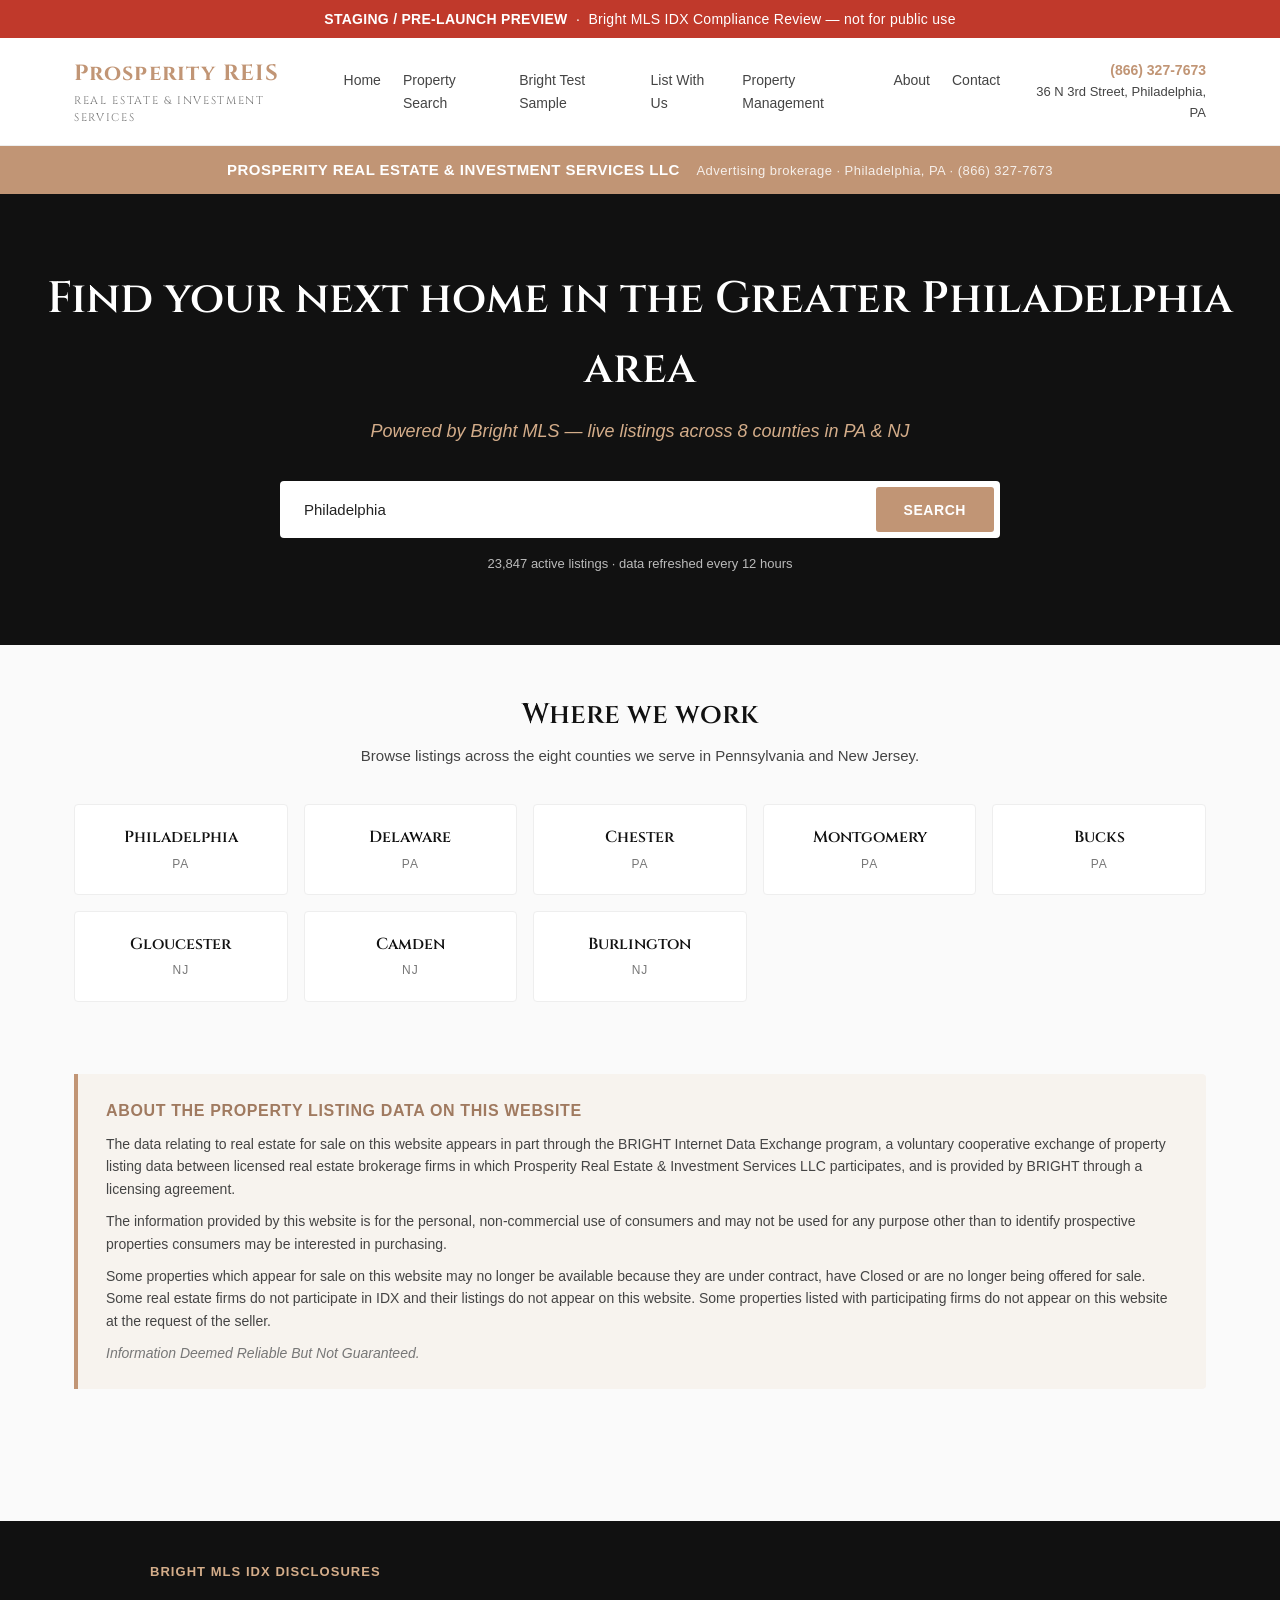
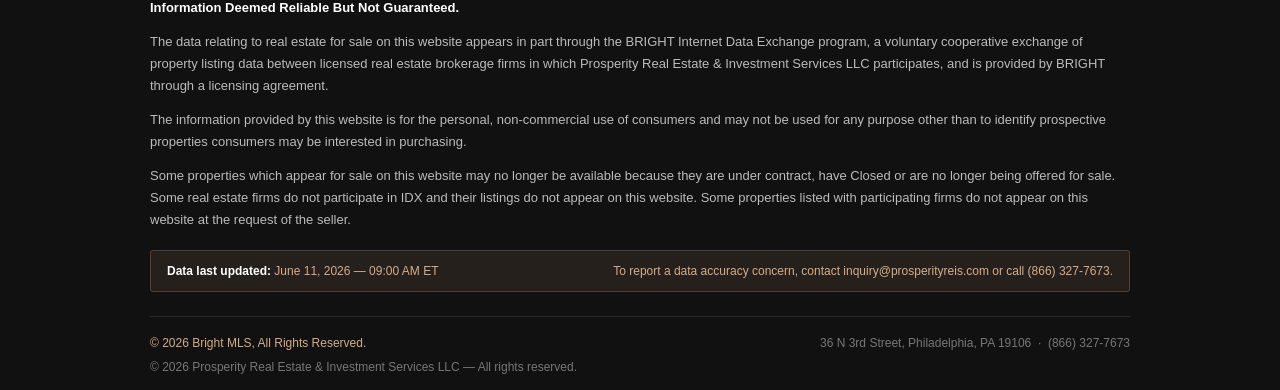
<file: index.html>
<!DOCTYPE html>
<html lang="en">
<head>
  <meta charset="UTF-8" />
  <meta name="viewport" content="width=device-width, initial-scale=1.0" />
  <meta name="robots" content="noindex, nofollow" />
  <title>Prosperity REIS — IDX Property Search | Staging Preview</title>
  <link rel="preconnect" href="https://fonts.googleapis.com" />
  <link rel="preconnect" href="https://fonts.gstatic.com" crossorigin />
  <link href="https://fonts.googleapis.com/css2?family=Cinzel:wght@400;600;700&display=swap" rel="stylesheet" />
  <link rel="stylesheet" href="assets/style.css" />
</head>
<body>
  <!-- Pre-launch staging banner -->
  <div class="staging-banner">
    <strong>STAGING / PRE-LAUNCH PREVIEW</strong> &nbsp;&middot;&nbsp; Bright MLS IDX Compliance Review &mdash; not for public use
  </div>

  <!-- Site header -->
  <header class="site">
    <div class="inner">
      <div class="brand">
        <div class="brand-mark">
          Prosperity REIS
          <span class="sub">Real Estate &amp; Investment Services</span>
        </div>
      </div>
      <nav>
        <ul>
          <li><a href="index.html">Home</a></li>
          <li><a href="property-search/">Property Search</a></li>
          <li><a href="search.html">Bright Test Sample</a></li>
          <li><a href="#">List With Us</a></li>
          <li><a href="#">Property Management</a></li>
          <li><a href="#">About</a></li>
          <li><a href="#">Contact</a></li>
        </ul>
      </nav>
      <div class="contact">
        <strong>(866) 327-7673</strong><br />
        36 N 3rd Street, Philadelphia, PA
      </div>
    </div>
  </header>

  <!-- Advertising brokerage prominence (Section 4(i)) -->
  <div class="brokerage-attribution">
    PROSPERITY REAL ESTATE &amp; INVESTMENT SERVICES LLC
    <span>Advertising brokerage &middot; Philadelphia, PA &middot; (866) 327-7673</span>
  </div>

  <!-- Hero -->
  <section class="hero">
    <h1>Find your next home in the Greater Philadelphia area</h1>
    <p class="tagline">Powered by Bright MLS &mdash; live listings across 8 counties in PA &amp; NJ</p>
    <form class="search-box" action="search.html" method="get">
      <input type="text" name="q" placeholder="Enter address, ZIP, or county" value="Philadelphia" />
      <button type="submit">Search</button>
    </form>
    <p class="search-meta">23,847 active listings &middot; data refreshed every 12 hours</p>
  </section>

  <!-- Counties -->
  <section class="section">
    <h2>Where we work</h2>
    <p class="lede">Browse listings across the eight counties we serve in Pennsylvania and New Jersey.</p>
    <div class="county-grid">
      <a class="county-tile" href="search.html?county=philadelphia"><div class="name">Philadelphia</div><div class="state">PA</div></a>
      <a class="county-tile" href="search.html?county=delaware"><div class="name">Delaware</div><div class="state">PA</div></a>
      <a class="county-tile" href="search.html?county=chester"><div class="name">Chester</div><div class="state">PA</div></a>
      <a class="county-tile" href="search.html?county=montgomery"><div class="name">Montgomery</div><div class="state">PA</div></a>
      <a class="county-tile" href="search.html?county=bucks"><div class="name">Bucks</div><div class="state">PA</div></a>
      <a class="county-tile" href="search.html?county=gloucester"><div class="name">Gloucester</div><div class="state">NJ</div></a>
      <a class="county-tile" href="search.html?county=camden"><div class="name">Camden</div><div class="state">NJ</div></a>
      <a class="county-tile" href="search.html?county=burlington"><div class="name">Burlington</div><div class="state">NJ</div></a>
    </div>
  </section>

  <!-- IDX nature & non-commercial use disclosure -->
  <section class="section" style="padding-top: 0;">
    <div class="idx-explainer">
      <h3>About the property listing data on this website</h3>
      <p>The data relating to real estate for sale on this website appears in part through the BRIGHT Internet Data Exchange program, a voluntary cooperative exchange of property listing data between licensed real estate brokerage firms in which Prosperity Real Estate &amp; Investment Services LLC participates, and is provided by BRIGHT through a licensing agreement.</p>
      <p>The information provided by this website is for the personal, non-commercial use of consumers and may not be used for any purpose other than to identify prospective properties consumers may be interested in purchasing.</p>
      <p>Some properties which appear for sale on this website may no longer be available because they are under contract, have Closed or are no longer being offered for sale. Some real estate firms do not participate in IDX and their listings do not appear on this website. Some properties listed with participating firms do not appear on this website at the request of the seller.</p>
      <p style="font-style: italic; color: var(--grey-2);">Information Deemed Reliable But Not Guaranteed.</p>
    </div>
  </section>

  <!-- IDX Disclosures Footer -->
  <footer class="idx-disclosures">
    <div class="inner">
      <h3>Bright MLS IDX Disclosures</h3>

      <p><strong style="color:#fff;">Information Deemed Reliable But Not Guaranteed.</strong></p>

      <p>The data relating to real estate for sale on this website appears in part through the BRIGHT Internet Data Exchange program, a voluntary cooperative exchange of property listing data between licensed real estate brokerage firms in which Prosperity Real Estate &amp; Investment Services LLC participates, and is provided by BRIGHT through a licensing agreement.</p>

      <p>The information provided by this website is for the personal, non-commercial use of consumers and may not be used for any purpose other than to identify prospective properties consumers may be interested in purchasing.</p>

      <p>Some properties which appear for sale on this website may no longer be available because they are under contract, have Closed or are no longer being offered for sale. Some real estate firms do not participate in IDX and their listings do not appear on this website. Some properties listed with participating firms do not appear on this website at the request of the seller.</p>

      <div class="updated">
        <span><strong>Data last updated:</strong> <span id="lastUpdated">June 11, 2026 &mdash; 09:00 AM ET</span></span>
        <span>To report a data accuracy concern, contact <a href="mailto:inquiry&#64;prosperityreis.com" style="color: var(--copper-light);">inquiry&#64;prosperityreis.com</a> or call (866) 327-7673.</span>
      </div>

      <div class="footer-row">
        <div class="copyright-block">
          <span class="bright-copyright">&copy; 2026 Bright MLS, All Rights Reserved.</span>
          <span>&copy; 2026 Prosperity Real Estate &amp; Investment Services LLC &mdash; All rights reserved.</span>
        </div>
        <div>
          36 N 3rd Street, Philadelphia, PA 19106 &nbsp;&middot;&nbsp; (866) 327-7673
        </div>
      </div>
    </div>
  </footer>

  <script>
    // Stamp the "Data last updated" with a real timestamp (refresh-on-load demo)
    (function(){
      var el = document.getElementById('lastUpdated');
      if (!el) return;
      var d = new Date();
      var months = ['January','February','March','April','May','June','July','August','September','October','November','December'];
      var h = d.getHours();
      var ampm = h >= 12 ? 'PM' : 'AM';
</file>
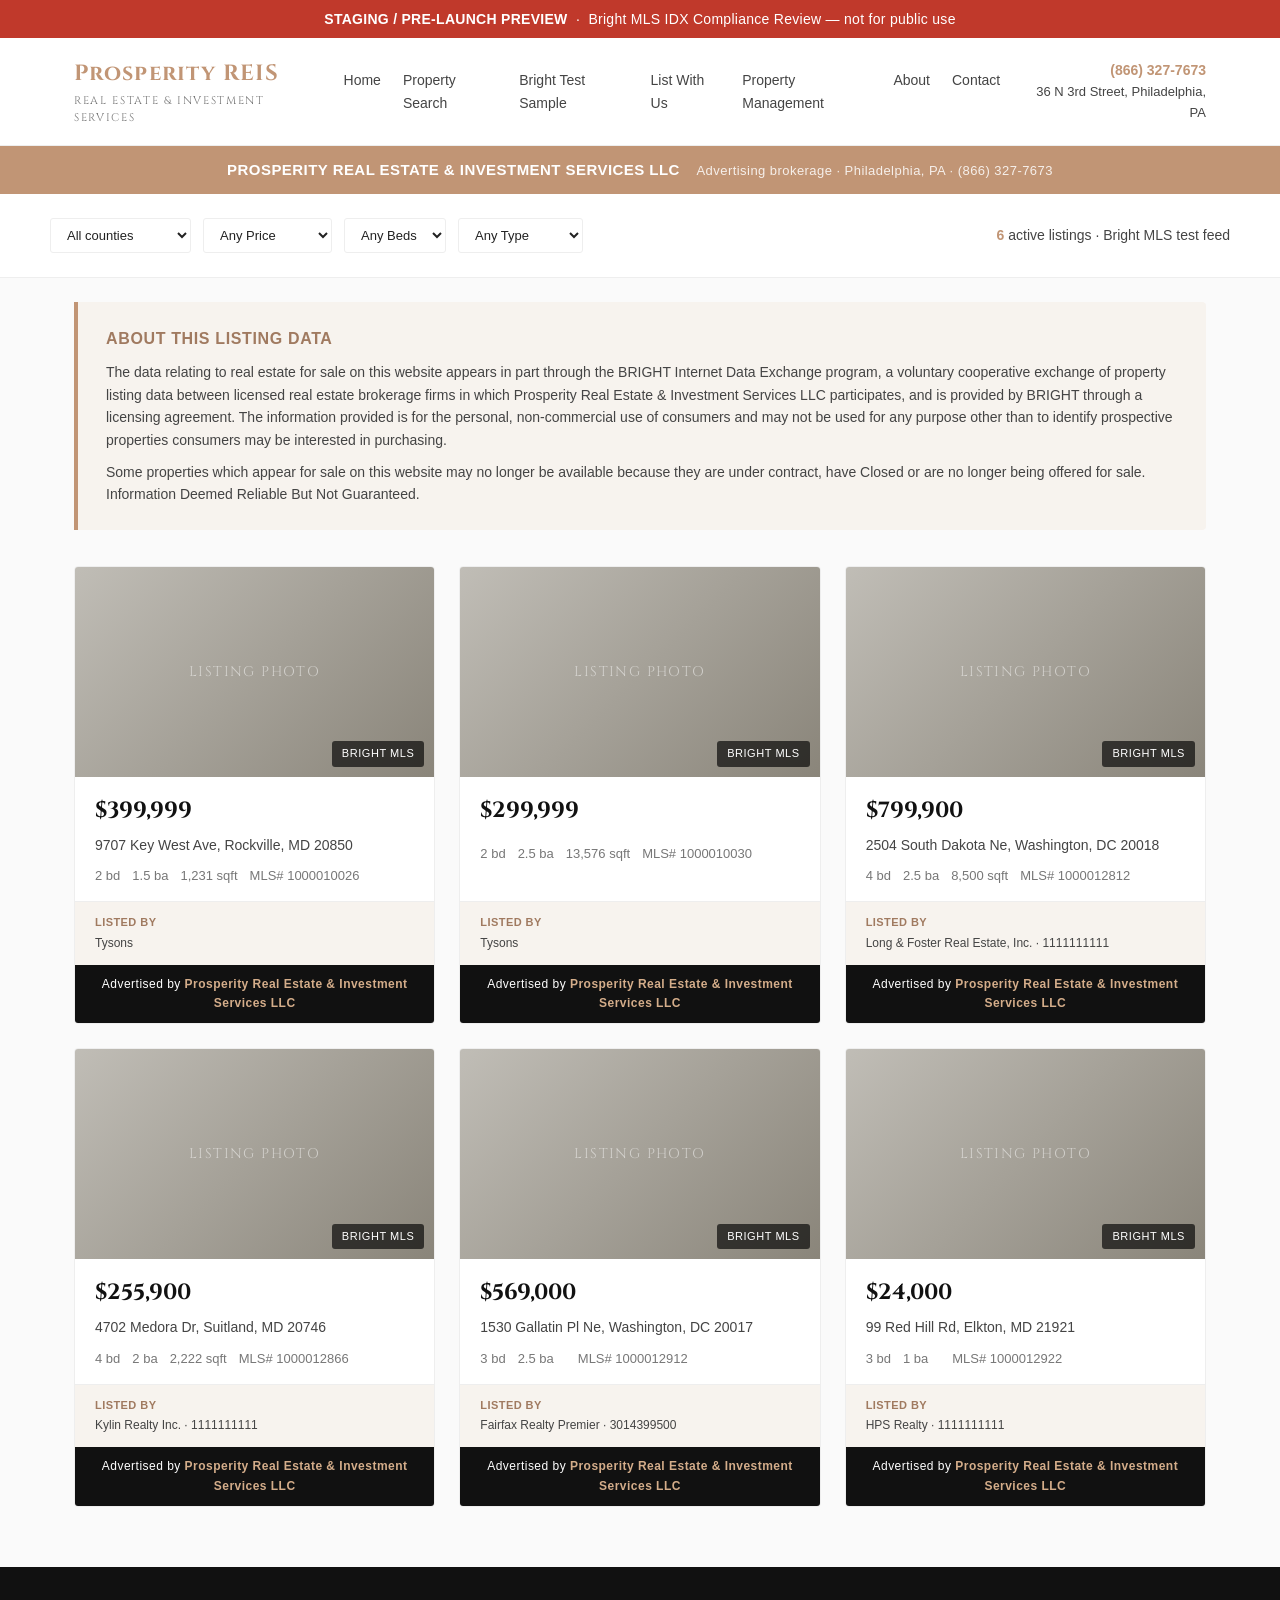
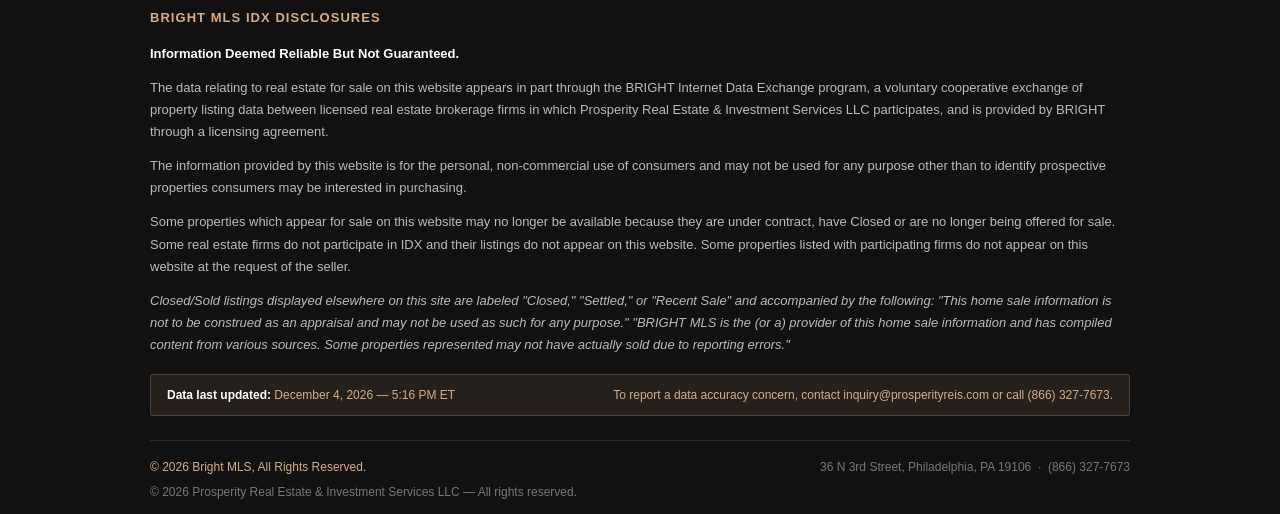
<file: search.html>
<!DOCTYPE html>
<html lang="en">
<head>
  <meta charset="UTF-8" />
  <meta name="viewport" content="width=device-width, initial-scale=1.0" />
  <meta name="robots" content="noindex, nofollow" />
  <title>Property Search &mdash; Bright MLS IDX | Prosperity REIS (Staging)</title>
  <link rel="preconnect" href="https://fonts.googleapis.com" />
  <link rel="preconnect" href="https://fonts.gstatic.com" crossorigin />
  <link href="https://fonts.googleapis.com/css2?family=Cinzel:wght@400;600;700&display=swap" rel="stylesheet" />
  <link rel="stylesheet" href="assets/style.css" />
</head>
<body>
  <div class="staging-banner">
    <strong>STAGING / PRE-LAUNCH PREVIEW</strong> &nbsp;&middot;&nbsp; Bright MLS IDX Compliance Review &mdash; not for public use
  </div>

  <header class="site">
    <div class="inner">
      <div class="brand">
        <div class="brand-mark">
          Prosperity REIS
          <span class="sub">Real Estate &amp; Investment Services</span>
        </div>
      </div>
      <nav>
        <ul>
          <li><a href="index.html">Home</a></li>
          <li><a href="property-search/">Property Search</a></li>
          <li><a href="search.html">Bright Test Sample</a></li>
          <li><a href="#">List With Us</a></li>
          <li><a href="#">Property Management</a></li>
          <li><a href="#">About</a></li>
          <li><a href="#">Contact</a></li>
        </ul>
      </nav>
      <div class="contact">
        <strong>(866) 327-7673</strong><br />
        36 N 3rd Street, Philadelphia, PA
      </div>
    </div>
  </header>

  <div class="brokerage-attribution">
    PROSPERITY REAL ESTATE &amp; INVESTMENT SERVICES LLC
    <span>Advertising brokerage &middot; Philadelphia, PA &middot; (866) 327-7673</span>
  </div>

  <div class="search-header">
    <div class="inner">
      <div class="filters">
        <select><option>All counties</option><option>Philadelphia, PA</option><option>Delaware, PA</option><option>Chester, PA</option><option>Montgomery, PA</option><option>Bucks, PA</option><option>Gloucester, NJ</option><option>Camden, NJ</option><option>Burlington, NJ</option></select>
        <select><option>Any Price</option><option>$200k - $400k</option><option>$400k - $600k</option><option>$600k+</option></select>
        <select><option>Any Beds</option><option>1+</option><option>2+</option><option>3+</option><option>4+</option></select>
        <select><option>Any Type</option><option>Single Family</option><option>Condo</option><option>Townhome</option><option>Multi-Family</option></select>
      </div>
      <div class="result-count">
        <strong>6</strong> active listings &middot; Bright MLS test feed
      </div>
    </div>
  </div>

  <div style="max-width:1180px;margin:24px auto 0;padding:0 24px;">
    <div class="idx-explainer">
      <h3>About this listing data</h3>
      <p>The data relating to real estate for sale on this website appears in part through the BRIGHT Internet Data Exchange program, a voluntary cooperative exchange of property listing data between licensed real estate brokerage firms in which Prosperity Real Estate &amp; Investment Services LLC participates, and is provided by BRIGHT through a licensing agreement. The information provided is for the personal, non-commercial use of consumers and may not be used for any purpose other than to identify prospective properties consumers may be interested in purchasing.</p>
      <p>Some properties which appear for sale on this website may no longer be available because they are under contract, have Closed or are no longer being offered for sale. Information Deemed Reliable But Not Guaranteed.</p>
    </div>
  </div>

  <div class="listing-grid">

    <a class="listing-card" href="listing/1000010026.html">
      <div class="photo-wrap">
        Listing Photo
        <span class="mls-watermark">Bright MLS</span>
      </div>
      <div class="price">$399,999</div>
      <div class="address">9707 Key West Ave, Rockville, MD 20850</div>
      <div class="specs"><span>2 bd</span><span>1.5 ba</span><span>1,231 sqft</span><span>MLS# 1000010026</span></div>
      <div class="listing-broker">
        <div class="label">Listed by</div>
        Tysons
      </div>
      <div class="ad-broker">Advertised by <strong>Prosperity Real Estate &amp; Investment Services LLC</strong></div>
    </a>

    <a class="listing-card" href="listing/1000010030.html">
      <div class="photo-wrap">
        Listing Photo
        <span class="mls-watermark">Bright MLS</span>
      </div>
      <div class="price">$299,999</div>
      <div class="address"></div>
      <div class="specs"><span>2 bd</span><span>2.5 ba</span><span>13,576 sqft</span><span>MLS# 1000010030</span></div>
      <div class="listing-broker">
        <div class="label">Listed by</div>
        Tysons
      </div>
      <div class="ad-broker">Advertised by <strong>Prosperity Real Estate &amp; Investment Services LLC</strong></div>
    </a>

    <a class="listing-card" href="listing/1000012812.html">
      <div class="photo-wrap">
        Listing Photo
        <span class="mls-watermark">Bright MLS</span>
      </div>
      <div class="price">$799,900</div>
      <div class="address">2504 South Dakota Ne, Washington, DC 20018</div>
      <div class="specs"><span>4 bd</span><span>2.5 ba</span><span>8,500 sqft</span><span>MLS# 1000012812</span></div>
      <div class="listing-broker">
        <div class="label">Listed by</div>
        Long &amp; Foster Real Estate, Inc. &middot; 1111111111
      </div>
      <div class="ad-broker">Advertised by <strong>Prosperity Real Estate &amp; Investment Services LLC</strong></div>
    </a>

    <a class="listing-card" href="listing/1000012866.html">
      <div class="photo-wrap">
        Listing Photo
        <span class="mls-watermark">Bright MLS</span>
      </div>
      <div class="price">$255,900</div>
      <div class="address">4702 Medora Dr, Suitland, MD 20746</div>
      <div class="specs"><span>4 bd</span><span>2 ba</span><span>2,222 sqft</span><span>MLS# 1000012866</span></div>
      <div class="listing-broker">
        <div class="label">Listed by</div>
        Kylin Realty Inc. &middot; 1111111111
      </div>
      <div class="ad-broker">Advertised by <strong>Prosperity Real Estate &amp; Investment Services LLC</strong></div>
    </a>

    <a class="listing-card" href="listing/1000012912.html">
      <div class="photo-wrap">
        Listing Photo
        <span class="mls-watermark">Bright MLS</span>
      </div>
      <div class="price">$569,000</div>
      <div class="address">1530 Gallatin Pl Ne, Washington, DC 20017</div>
      <div class="specs"><span>3 bd</span><span>2.5 ba</span><span></span><span>MLS# 1000012912</span></div>
      <div class="listing-broker">
        <div class="label">Listed by</div>
        Fairfax Realty Premier &middot; 3014399500
      </div>
      <div class="ad-broker">Advertised by <strong>Prosperity Real Estate &amp; Investment Services LLC</strong></div>
    </a>

    <a class="listing-card" href="listing/1000012922.html">
      <div class="photo-wrap">
        Listing Photo
        <span class="mls-watermark">Bright MLS</span>
      </div>
      <div class="price">$24,000</div>
      <div class="address">99 Red Hill Rd, Elkton, MD 21921</div>
      <div class="specs"><span>3 bd</span><span>1 ba</span><span></span><span>MLS# 1000012922</span></div>
      <div class="listing-broker">
        <div class="label">Listed by</div>
        HPS Realty &middot; 1111111111
      </div>
      <div class="ad-broker">Advertised by <strong>Prosperity Real Estate &amp; Investment Services LLC</strong></div>
    </a>

  </div>

  <footer class="idx-disclosures">
    <div class="inner">
      <h3>Bright MLS IDX Disclosures</h3>

      <p><strong style="color:#fff;">Information Deemed Reliable But Not Guaranteed.</strong></p>

      <p>The data relating to real estate for sale on this website appears in part through the BRIGHT Internet Data Exchange program, a voluntary cooperative exchange of property listing data between licensed real estate brokerage firms in which Prosperity Real Estate &amp; Investment Services LLC participates, and is provided by BRIGHT through a licensing agreement.</p>

      <p>The information provided by this website is for the personal, non-commercial use of consumers and may not be used for any purpose other than to identify prospective properties consumers may be interested in purchasing.</p>

      <p>Some properties which appear for sale on this website may no longer be available because they are under contract, have Closed or are no longer being offered for sale. Some real estate firms do not participate in IDX and their listings do not appear on this website. Some properties listed with participating firms do not appear on this website at the request of the seller.</p>

      <p style="font-style: italic; color: var(--grey-3);">Closed/Sold listings displayed elsewhere on this site are labeled "Closed," "Settled," or "Recent Sale" and accompanied by the following: "This home sale information is not to be construed as an appraisal and may not be used as such for any purpose." "BRIGHT MLS is the (or a) provider of this home sale information and has compiled content from various sources. Some properties represented may not have actually sold due to reporting errors."</p>

      <div class="updated">
        <span><strong>Data last updated:</strong> <span id="lastUpdated">June 12, 2026 &mdash; 05:00 PM ET</span></span>
        <span>To report a data accuracy concern, contact <a href="mailto:inquiry&#64;prosperityreis.com" style="color: var(--copper-light);">inquiry&#64;prosperityreis.com</a> or call (866) 327-7673.</span>
      </div>

      <div class="footer-row">
        <div class="copyright-block">
          <span class="bright-copyright">&copy; 2026 Bright MLS, All Rights Reserved.</span>
          <span>&copy; 2026 Prosperity Real Estate &amp; Investment Services LLC &mdash; All rights reserved.</span>
        </div>
        <div>
          36 N 3rd Street, Philadelphia, PA 19106 &nbsp;&middot;&nbsp; (866) 327-7673
        </div>
      </div>
    </div>
  </footer>

  <script>
    (function(){
      var el = document.getElementById('lastUpdated');
      if (!el) return;
      var d = new Date();
      var months = ['January','February','March','April','May','June','July','August','September','October','November','December'];
      var h = d.getHours();
      var ampm = h >= 12 ? 'PM' : 'AM';
      h = h % 12 || 12;
      var mins = String(d.getMinutes()).padStart(2, '0');
      el.textContent = months[d.getMonth()] + ' ' + d.getDate() + ', ' + d.getFullYear() + ' — ' + h + ':' + mins + ' ' + ampm + ' ET';
    })();
  </script>
</body>
</html>
</file>
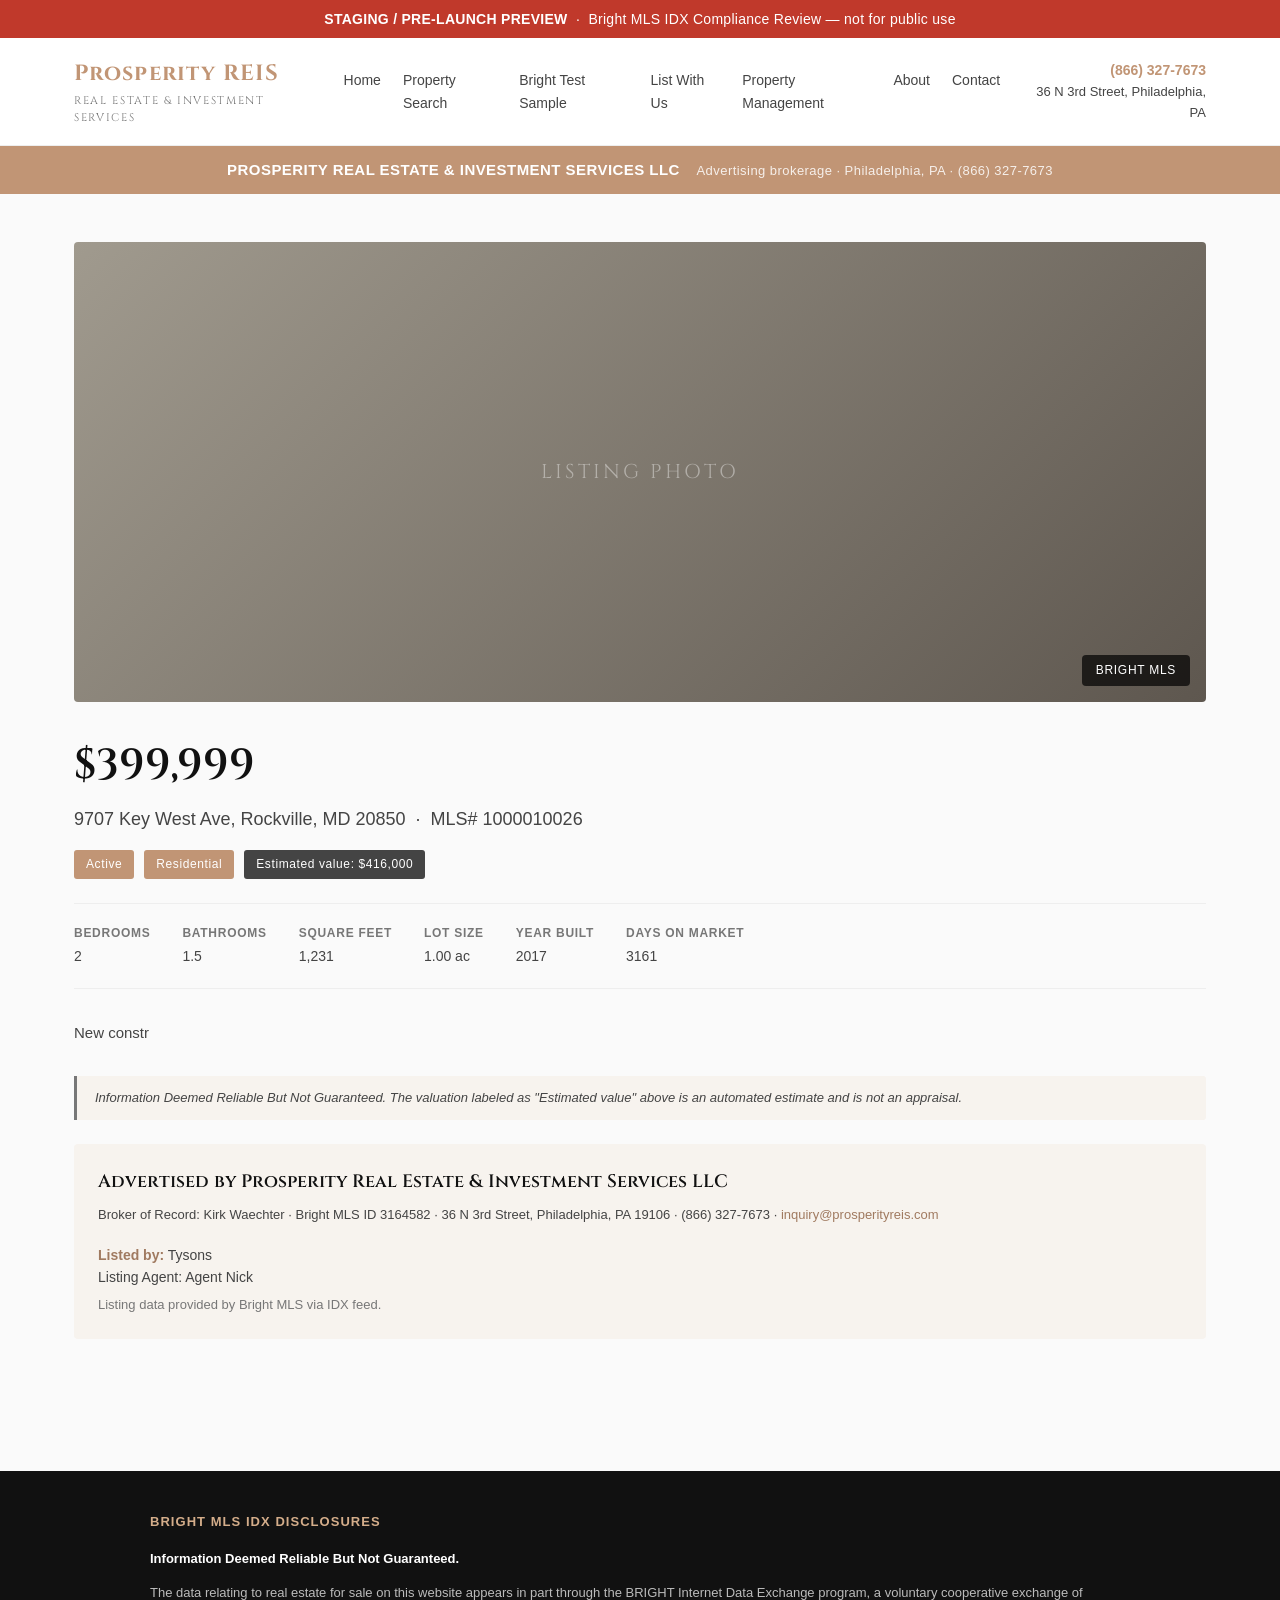
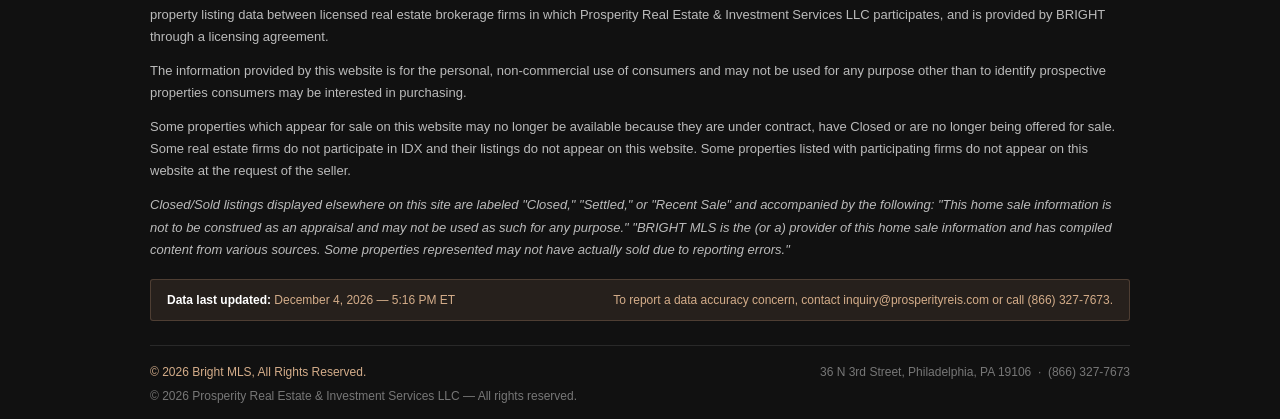
<file: listing/1000010026.html>
<!DOCTYPE html>
<html lang="en">
<head>
  <meta charset="UTF-8" />
  <meta name="viewport" content="width=device-width, initial-scale=1.0" />
  <meta name="robots" content="noindex, nofollow" />
  <title>9707 Key West Ave, Rockville, MD 20850 &mdash; Prosperity REIS (Staging)</title>
  <link rel="preconnect" href="https://fonts.googleapis.com" />
  <link rel="preconnect" href="https://fonts.gstatic.com" crossorigin />
  <link href="https://fonts.googleapis.com/css2?family=Cinzel:wght@400;600;700&display=swap" rel="stylesheet" />
  <link rel="stylesheet" href="../assets/style.css" />
</head>
<body>
  <div class="staging-banner">
    <strong>STAGING / PRE-LAUNCH PREVIEW</strong> &nbsp;&middot;&nbsp; Bright MLS IDX Compliance Review &mdash; not for public use
  </div>

  <header class="site">
    <div class="inner">
      <div class="brand">
        <div class="brand-mark">
          Prosperity REIS
          <span class="sub">Real Estate &amp; Investment Services</span>
        </div>
      </div>
      <nav>
        <ul>
          <li><a href="../index.html">Home</a></li>
          <li><a href="../property-search/">Property Search</a></li>
          <li><a href="../search.html">Bright Test Sample</a></li>
          <li><a href="#">List With Us</a></li>
          <li><a href="#">Property Management</a></li>
          <li><a href="#">About</a></li>
          <li><a href="#">Contact</a></li>
        </ul>
      </nav>
      <div class="contact">
        <strong>(866) 327-7673</strong><br />
        36 N 3rd Street, Philadelphia, PA
      </div>
    </div>
  </header>

  <div class="brokerage-attribution">
    PROSPERITY REAL ESTATE &amp; INVESTMENT SERVICES LLC
    <span>Advertising brokerage &middot; Philadelphia, PA &middot; (866) 327-7673</span>
  </div>

  <section class="listing-detail">
    <div class="photo-hero">
      Listing Photo
      <span class="mls-watermark">Bright MLS</span>
    </div>

    <h1 class="price">$399,999</h1>
    <p class="address">9707 Key West Ave, Rockville, MD 20850 &nbsp;&middot;&nbsp; MLS# 1000010026</p>

    <div class="badges">
      <span class="badge">Active</span>
      <span class="badge">Residential</span>
      <span class="badge estimate">Estimated value: $416,000</span>
    </div>

    <div class="specs-row">
      <div class="spec"><strong>Bedrooms</strong>2</div>
      <div class="spec"><strong>Bathrooms</strong>1.5</div>
      <div class="spec"><strong>Square Feet</strong>1,231</div>
      <div class="spec"><strong>Lot Size</strong>1.00 ac</div>
      <div class="spec"><strong>Year Built</strong>2017</div>
      <div class="spec"><strong>Days on Market</strong>3161</div>
    </div>

    <div class="description">
      <p>New constr</p>
    </div>

    <div class="accuracy-inline">
      Information Deemed Reliable But Not Guaranteed. The valuation labeled as "Estimated value" above is an automated estimate and is not an appraisal.
    </div>

    <div class="attribution-block">
      <div class="ad-broker">Advertised by Prosperity Real Estate &amp; Investment Services LLC</div>
      <div class="ad-broker-detail">
        Broker of Record: Kirk Waechter &middot; Bright MLS ID 3164582 &middot;
        36 N 3rd Street, Philadelphia, PA 19106 &middot; (866) 327-7673 &middot;
        <a href="mailto:inquiry&#64;prosperityreis.com">inquiry&#64;prosperityreis.com</a>
      </div>

      <div class="listing-broker">
        <strong>Listed by:</strong> Tysons<br />
        Listing Agent: Agent Nick
        <div class="agent-line">Listing data provided by Bright MLS via IDX feed.</div>
      </div>
    </div>
  </section>

  <footer class="idx-disclosures">
    <div class="inner">
      <h3>Bright MLS IDX Disclosures</h3>

      <p><strong style="color:#fff;">Information Deemed Reliable But Not Guaranteed.</strong></p>

      <p>The data relating to real estate for sale on this website appears in part through the BRIGHT Internet Data Exchange program, a voluntary cooperative exchange of property listing data between licensed real estate brokerage firms in which Prosperity Real Estate &amp; Investment Services LLC participates, and is provided by BRIGHT through a licensing agreement.</p>

      <p>The information provided by this website is for the personal, non-commercial use of consumers and may not be used for any purpose other than to identify prospective properties consumers may be interested in purchasing.</p>

      <p>Some properties which appear for sale on this website may no longer be available because they are under contract, have Closed or are no longer being offered for sale. Some real estate firms do not participate in IDX and their listings do not appear on this website. Some properties listed with participating firms do not appear on this website at the request of the seller.</p>

      <p style="font-style: italic; color: var(--grey-3);">Closed/Sold listings displayed elsewhere on this site are labeled "Closed," "Settled," or "Recent Sale" and accompanied by the following: "This home sale information is not to be construed as an appraisal and may not be used as such for any purpose." "BRIGHT MLS is the (or a) provider of this home sale information and has compiled content from various sources. Some properties represented may not have actually sold due to reporting errors."</p>

      <div class="updated">
        <span><strong>Data last updated:</strong> <span id="lastUpdated">June 12, 2026 &mdash; 05:00 PM ET</span></span>
        <span>To report a data accuracy concern, contact <a href="mailto:inquiry&#64;prosperityreis.com" style="color: var(--copper-light);">inquiry&#64;prosperityreis.com</a> or call (866) 327-7673.</span>
      </div>

      <div class="footer-row">
        <div class="copyright-block">
          <span class="bright-copyright">&copy; 2026 Bright MLS, All Rights Reserved.</span>
          <span>&copy; 2026 Prosperity Real Estate &amp; Investment Services LLC &mdash; All rights reserved.</span>
        </div>
        <div>
          36 N 3rd Street, Philadelphia, PA 19106 &nbsp;&middot;&nbsp; (866) 327-7673
        </div>
      </div>
    </div>
  </footer>

  <script>
    (function(){
      var el = document.getElementById('lastUpdated');
      if (!el) return;
      var d = new Date();
      var months = ['January','February','March','April','May','June','July','August','September','October','November','December'];
      var h = d.getHours();
      var ampm = h >= 12 ? 'PM' : 'AM';
      h = h % 12 || 12;
      var mins = String(d.getMinutes()).padStart(2, '0');
      el.textContent = months[d.getMonth()] + ' ' + d.getDate() + ', ' + d.getFullYear() + ' — ' + h + ':' + mins + ' ' + ampm + ' ET';
    })();
  </script>
</body>
</html>
</file>
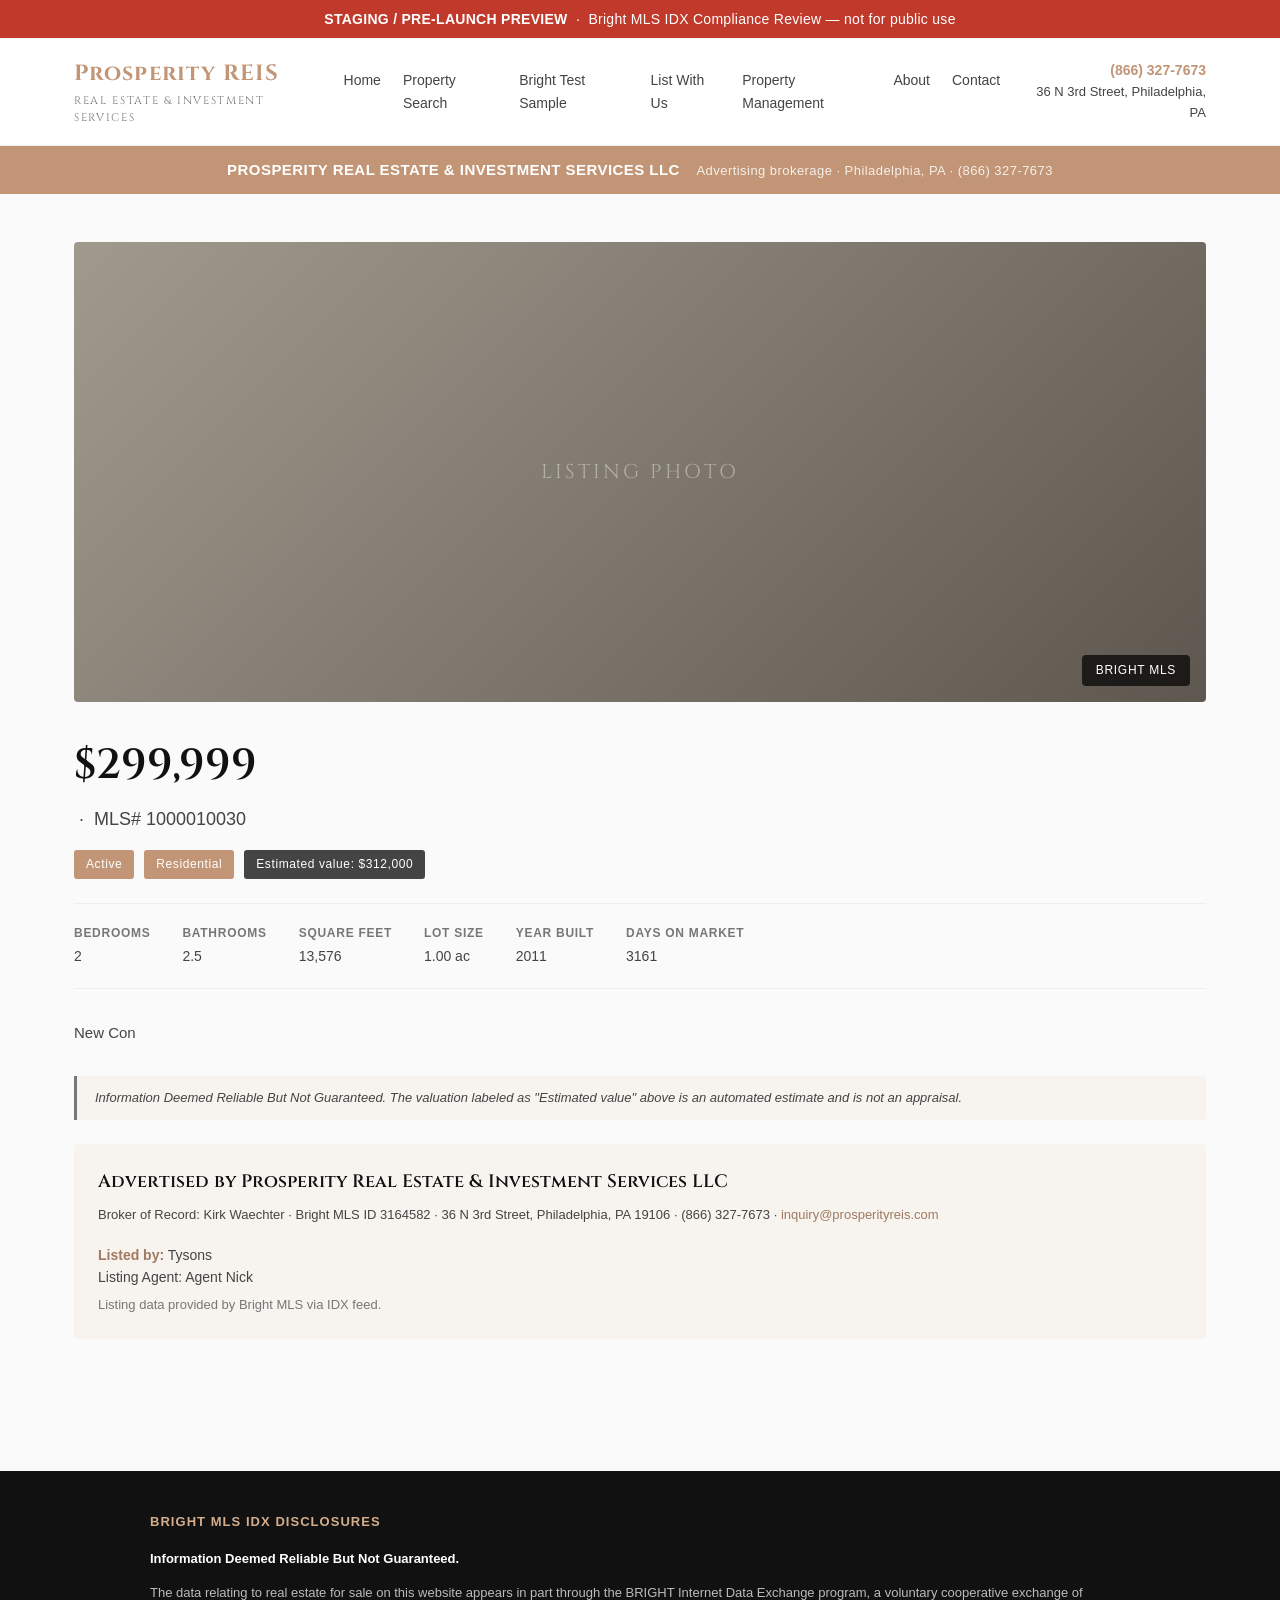
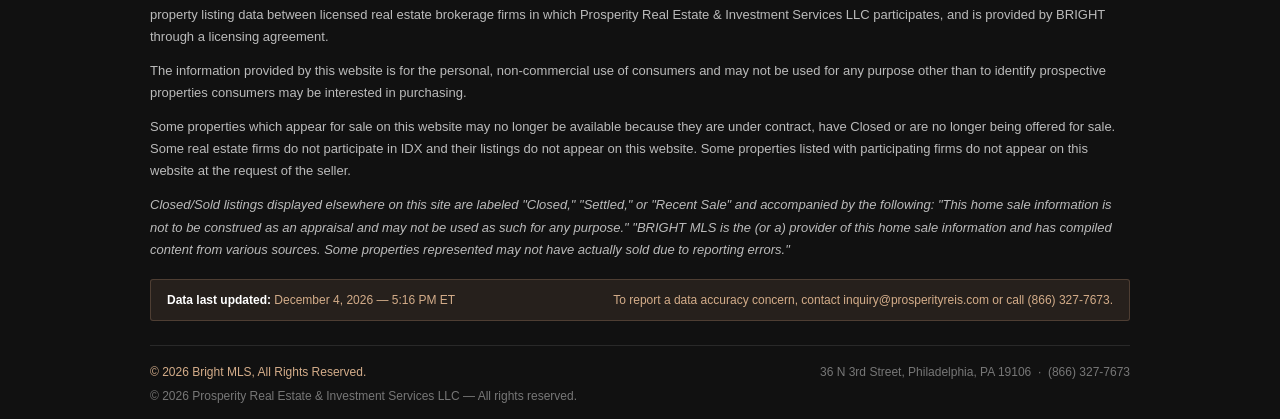
<file: listing/1000010030.html>
<!DOCTYPE html>
<html lang="en">
<head>
  <meta charset="UTF-8" />
  <meta name="viewport" content="width=device-width, initial-scale=1.0" />
  <meta name="robots" content="noindex, nofollow" />
  <title> &mdash; Prosperity REIS (Staging)</title>
  <link rel="preconnect" href="https://fonts.googleapis.com" />
  <link rel="preconnect" href="https://fonts.gstatic.com" crossorigin />
  <link href="https://fonts.googleapis.com/css2?family=Cinzel:wght@400;600;700&display=swap" rel="stylesheet" />
  <link rel="stylesheet" href="../assets/style.css" />
</head>
<body>
  <div class="staging-banner">
    <strong>STAGING / PRE-LAUNCH PREVIEW</strong> &nbsp;&middot;&nbsp; Bright MLS IDX Compliance Review &mdash; not for public use
  </div>

  <header class="site">
    <div class="inner">
      <div class="brand">
        <div class="brand-mark">
          Prosperity REIS
          <span class="sub">Real Estate &amp; Investment Services</span>
        </div>
      </div>
      <nav>
        <ul>
          <li><a href="../index.html">Home</a></li>
          <li><a href="../property-search/">Property Search</a></li>
          <li><a href="../search.html">Bright Test Sample</a></li>
          <li><a href="#">List With Us</a></li>
          <li><a href="#">Property Management</a></li>
          <li><a href="#">About</a></li>
          <li><a href="#">Contact</a></li>
        </ul>
      </nav>
      <div class="contact">
        <strong>(866) 327-7673</strong><br />
        36 N 3rd Street, Philadelphia, PA
      </div>
    </div>
  </header>

  <div class="brokerage-attribution">
    PROSPERITY REAL ESTATE &amp; INVESTMENT SERVICES LLC
    <span>Advertising brokerage &middot; Philadelphia, PA &middot; (866) 327-7673</span>
  </div>

  <section class="listing-detail">
    <div class="photo-hero">
      Listing Photo
      <span class="mls-watermark">Bright MLS</span>
    </div>

    <h1 class="price">$299,999</h1>
    <p class="address"> &nbsp;&middot;&nbsp; MLS# 1000010030</p>

    <div class="badges">
      <span class="badge">Active</span>
      <span class="badge">Residential</span>
      <span class="badge estimate">Estimated value: $312,000</span>
    </div>

    <div class="specs-row">
      <div class="spec"><strong>Bedrooms</strong>2</div>
      <div class="spec"><strong>Bathrooms</strong>2.5</div>
      <div class="spec"><strong>Square Feet</strong>13,576</div>
      <div class="spec"><strong>Lot Size</strong>1.00 ac</div>
      <div class="spec"><strong>Year Built</strong>2011</div>
      <div class="spec"><strong>Days on Market</strong>3161</div>
    </div>

    <div class="description">
      <p>New Con</p>
    </div>

    <div class="accuracy-inline">
      Information Deemed Reliable But Not Guaranteed. The valuation labeled as "Estimated value" above is an automated estimate and is not an appraisal.
    </div>

    <div class="attribution-block">
      <div class="ad-broker">Advertised by Prosperity Real Estate &amp; Investment Services LLC</div>
      <div class="ad-broker-detail">
        Broker of Record: Kirk Waechter &middot; Bright MLS ID 3164582 &middot;
        36 N 3rd Street, Philadelphia, PA 19106 &middot; (866) 327-7673 &middot;
        <a href="mailto:inquiry&#64;prosperityreis.com">inquiry&#64;prosperityreis.com</a>
      </div>

      <div class="listing-broker">
        <strong>Listed by:</strong> Tysons<br />
        Listing Agent: Agent Nick
        <div class="agent-line">Listing data provided by Bright MLS via IDX feed.</div>
      </div>
    </div>
  </section>

  <footer class="idx-disclosures">
    <div class="inner">
      <h3>Bright MLS IDX Disclosures</h3>

      <p><strong style="color:#fff;">Information Deemed Reliable But Not Guaranteed.</strong></p>

      <p>The data relating to real estate for sale on this website appears in part through the BRIGHT Internet Data Exchange program, a voluntary cooperative exchange of property listing data between licensed real estate brokerage firms in which Prosperity Real Estate &amp; Investment Services LLC participates, and is provided by BRIGHT through a licensing agreement.</p>

      <p>The information provided by this website is for the personal, non-commercial use of consumers and may not be used for any purpose other than to identify prospective properties consumers may be interested in purchasing.</p>

      <p>Some properties which appear for sale on this website may no longer be available because they are under contract, have Closed or are no longer being offered for sale. Some real estate firms do not participate in IDX and their listings do not appear on this website. Some properties listed with participating firms do not appear on this website at the request of the seller.</p>

      <p style="font-style: italic; color: var(--grey-3);">Closed/Sold listings displayed elsewhere on this site are labeled "Closed," "Settled," or "Recent Sale" and accompanied by the following: "This home sale information is not to be construed as an appraisal and may not be used as such for any purpose." "BRIGHT MLS is the (or a) provider of this home sale information and has compiled content from various sources. Some properties represented may not have actually sold due to reporting errors."</p>

      <div class="updated">
        <span><strong>Data last updated:</strong> <span id="lastUpdated">June 12, 2026 &mdash; 05:00 PM ET</span></span>
        <span>To report a data accuracy concern, contact <a href="mailto:inquiry&#64;prosperityreis.com" style="color: var(--copper-light);">inquiry&#64;prosperityreis.com</a> or call (866) 327-7673.</span>
      </div>

      <div class="footer-row">
        <div class="copyright-block">
          <span class="bright-copyright">&copy; 2026 Bright MLS, All Rights Reserved.</span>
          <span>&copy; 2026 Prosperity Real Estate &amp; Investment Services LLC &mdash; All rights reserved.</span>
        </div>
        <div>
          36 N 3rd Street, Philadelphia, PA 19106 &nbsp;&middot;&nbsp; (866) 327-7673
        </div>
      </div>
    </div>
  </footer>

  <script>
    (function(){
      var el = document.getElementById('lastUpdated');
      if (!el) return;
      var d = new Date();
      var months = ['January','February','March','April','May','June','July','August','September','October','November','December'];
      var h = d.getHours();
      var ampm = h >= 12 ? 'PM' : 'AM';
      h = h % 12 || 12;
      var mins = String(d.getMinutes()).padStart(2, '0');
      el.textContent = months[d.getMonth()] + ' ' + d.getDate() + ', ' + d.getFullYear() + ' — ' + h + ':' + mins + ' ' + ampm + ' ET';
    })();
  </script>
</body>
</html>
</file>
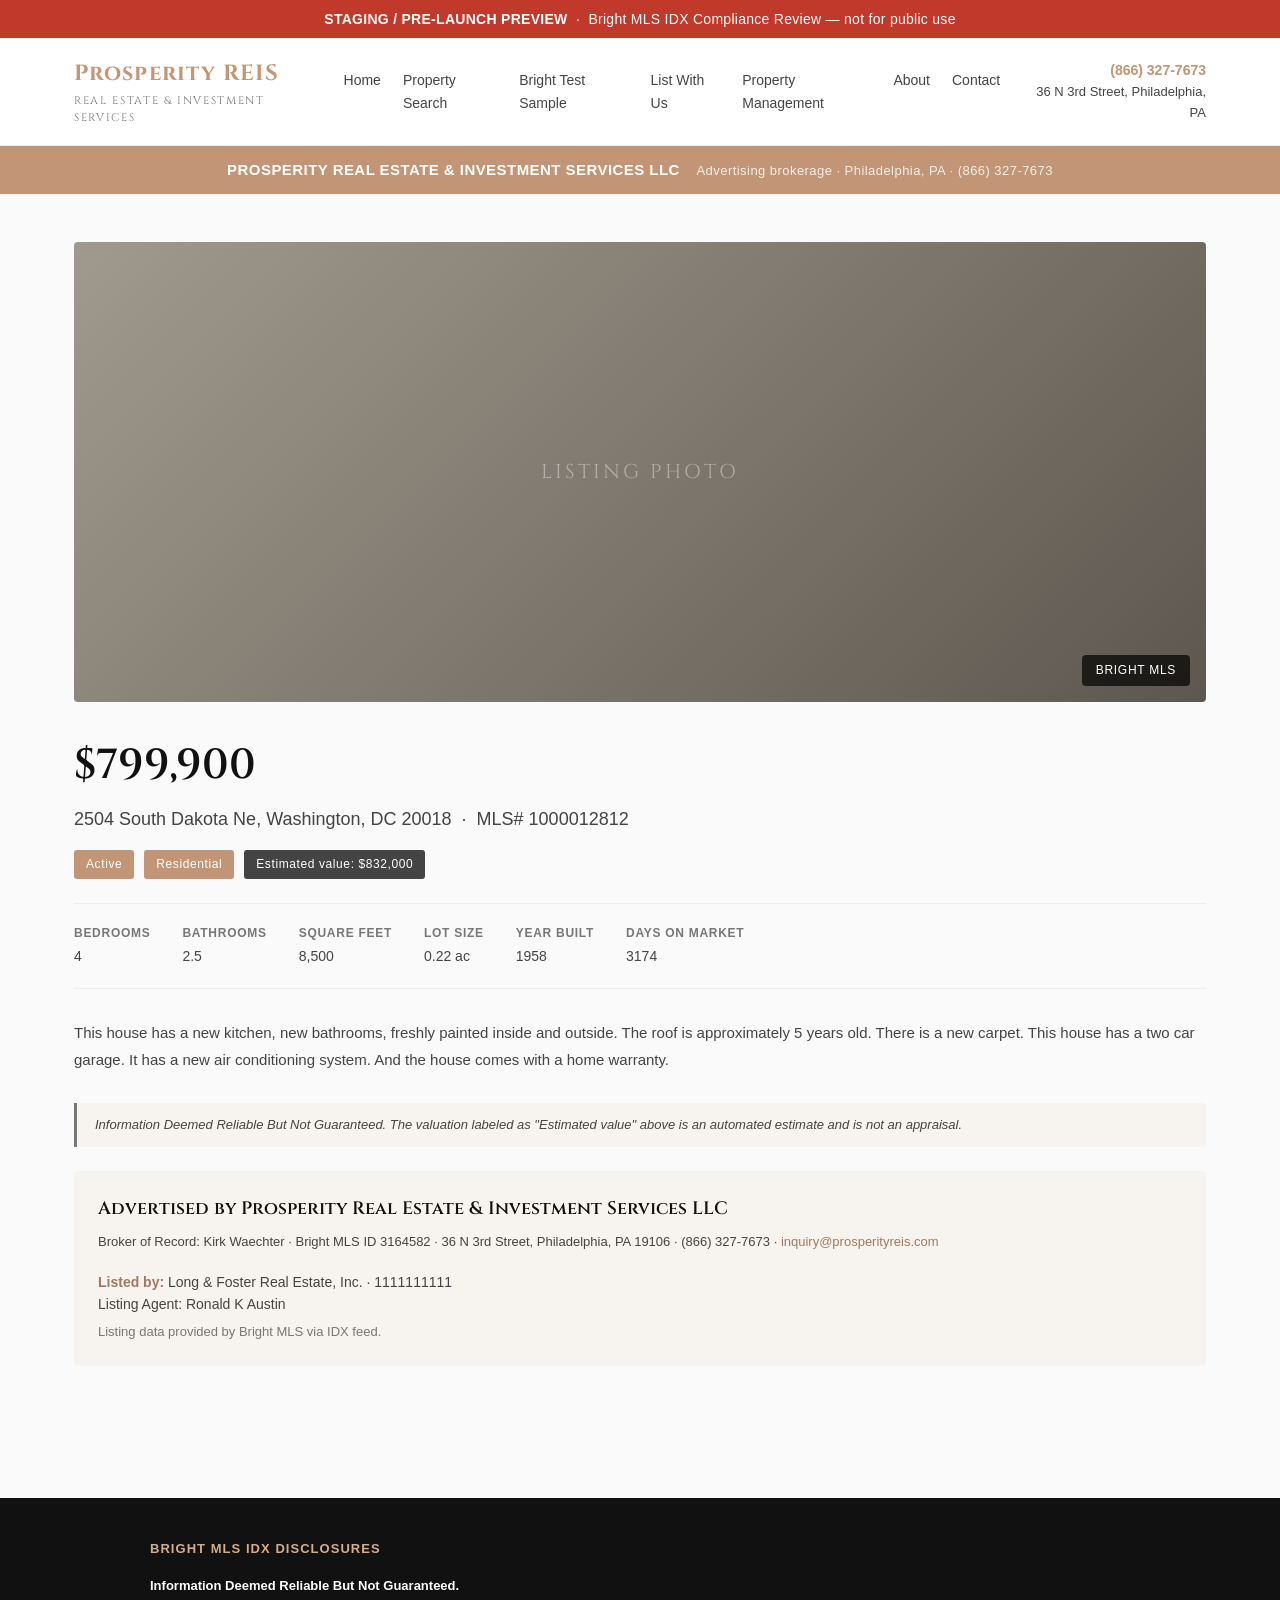
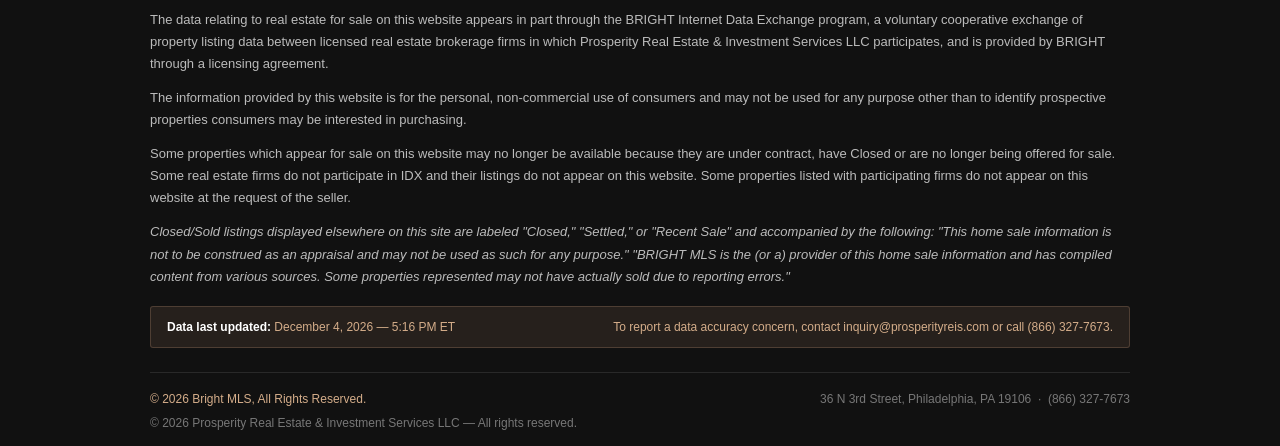
<file: listing/1000012812.html>
<!DOCTYPE html>
<html lang="en">
<head>
  <meta charset="UTF-8" />
  <meta name="viewport" content="width=device-width, initial-scale=1.0" />
  <meta name="robots" content="noindex, nofollow" />
  <title>2504 South Dakota Ne, Washington, DC 20018 &mdash; Prosperity REIS (Staging)</title>
  <link rel="preconnect" href="https://fonts.googleapis.com" />
  <link rel="preconnect" href="https://fonts.gstatic.com" crossorigin />
  <link href="https://fonts.googleapis.com/css2?family=Cinzel:wght@400;600;700&display=swap" rel="stylesheet" />
  <link rel="stylesheet" href="../assets/style.css" />
</head>
<body>
  <div class="staging-banner">
    <strong>STAGING / PRE-LAUNCH PREVIEW</strong> &nbsp;&middot;&nbsp; Bright MLS IDX Compliance Review &mdash; not for public use
  </div>

  <header class="site">
    <div class="inner">
      <div class="brand">
        <div class="brand-mark">
          Prosperity REIS
          <span class="sub">Real Estate &amp; Investment Services</span>
        </div>
      </div>
      <nav>
        <ul>
          <li><a href="../index.html">Home</a></li>
          <li><a href="../property-search/">Property Search</a></li>
          <li><a href="../search.html">Bright Test Sample</a></li>
          <li><a href="#">List With Us</a></li>
          <li><a href="#">Property Management</a></li>
          <li><a href="#">About</a></li>
          <li><a href="#">Contact</a></li>
        </ul>
      </nav>
      <div class="contact">
        <strong>(866) 327-7673</strong><br />
        36 N 3rd Street, Philadelphia, PA
      </div>
    </div>
  </header>

  <div class="brokerage-attribution">
    PROSPERITY REAL ESTATE &amp; INVESTMENT SERVICES LLC
    <span>Advertising brokerage &middot; Philadelphia, PA &middot; (866) 327-7673</span>
  </div>

  <section class="listing-detail">
    <div class="photo-hero">
      Listing Photo
      <span class="mls-watermark">Bright MLS</span>
    </div>

    <h1 class="price">$799,900</h1>
    <p class="address">2504 South Dakota Ne, Washington, DC 20018 &nbsp;&middot;&nbsp; MLS# 1000012812</p>

    <div class="badges">
      <span class="badge">Active</span>
      <span class="badge">Residential</span>
      <span class="badge estimate">Estimated value: $832,000</span>
    </div>

    <div class="specs-row">
      <div class="spec"><strong>Bedrooms</strong>4</div>
      <div class="spec"><strong>Bathrooms</strong>2.5</div>
      <div class="spec"><strong>Square Feet</strong>8,500</div>
      <div class="spec"><strong>Lot Size</strong>0.22 ac</div>
      <div class="spec"><strong>Year Built</strong>1958</div>
      <div class="spec"><strong>Days on Market</strong>3174</div>
    </div>

    <div class="description">
      <p>This house has a new kitchen, new bathrooms, freshly painted inside and outside.  The roof is approximately 5  years old.  There is a new carpet.  This house has a two car garage. It has a new air conditioning system.  And the house comes with a home warranty.</p>
    </div>

    <div class="accuracy-inline">
      Information Deemed Reliable But Not Guaranteed. The valuation labeled as "Estimated value" above is an automated estimate and is not an appraisal.
    </div>

    <div class="attribution-block">
      <div class="ad-broker">Advertised by Prosperity Real Estate &amp; Investment Services LLC</div>
      <div class="ad-broker-detail">
        Broker of Record: Kirk Waechter &middot; Bright MLS ID 3164582 &middot;
        36 N 3rd Street, Philadelphia, PA 19106 &middot; (866) 327-7673 &middot;
        <a href="mailto:inquiry&#64;prosperityreis.com">inquiry&#64;prosperityreis.com</a>
      </div>

      <div class="listing-broker">
        <strong>Listed by:</strong> Long &amp; Foster Real Estate, Inc. &middot; 1111111111<br />
        Listing Agent: Ronald K Austin
        <div class="agent-line">Listing data provided by Bright MLS via IDX feed.</div>
      </div>
    </div>
  </section>

  <footer class="idx-disclosures">
    <div class="inner">
      <h3>Bright MLS IDX Disclosures</h3>

      <p><strong style="color:#fff;">Information Deemed Reliable But Not Guaranteed.</strong></p>

      <p>The data relating to real estate for sale on this website appears in part through the BRIGHT Internet Data Exchange program, a voluntary cooperative exchange of property listing data between licensed real estate brokerage firms in which Prosperity Real Estate &amp; Investment Services LLC participates, and is provided by BRIGHT through a licensing agreement.</p>

      <p>The information provided by this website is for the personal, non-commercial use of consumers and may not be used for any purpose other than to identify prospective properties consumers may be interested in purchasing.</p>

      <p>Some properties which appear for sale on this website may no longer be available because they are under contract, have Closed or are no longer being offered for sale. Some real estate firms do not participate in IDX and their listings do not appear on this website. Some properties listed with participating firms do not appear on this website at the request of the seller.</p>

      <p style="font-style: italic; color: var(--grey-3);">Closed/Sold listings displayed elsewhere on this site are labeled "Closed," "Settled," or "Recent Sale" and accompanied by the following: "This home sale information is not to be construed as an appraisal and may not be used as such for any purpose." "BRIGHT MLS is the (or a) provider of this home sale information and has compiled content from various sources. Some properties represented may not have actually sold due to reporting errors."</p>

      <div class="updated">
        <span><strong>Data last updated:</strong> <span id="lastUpdated">June 12, 2026 &mdash; 05:00 PM ET</span></span>
        <span>To report a data accuracy concern, contact <a href="mailto:inquiry&#64;prosperityreis.com" style="color: var(--copper-light);">inquiry&#64;prosperityreis.com</a> or call (866) 327-7673.</span>
      </div>

      <div class="footer-row">
        <div class="copyright-block">
          <span class="bright-copyright">&copy; 2026 Bright MLS, All Rights Reserved.</span>
          <span>&copy; 2026 Prosperity Real Estate &amp; Investment Services LLC &mdash; All rights reserved.</span>
        </div>
        <div>
          36 N 3rd Street, Philadelphia, PA 19106 &nbsp;&middot;&nbsp; (866) 327-7673
        </div>
      </div>
    </div>
  </footer>

  <script>
    (function(){
      var el = document.getElementById('lastUpdated');
      if (!el) return;
      var d = new Date();
      var months = ['January','February','March','April','May','June','July','August','September','October','November','December'];
      var h = d.getHours();
      var ampm = h >= 12 ? 'PM' : 'AM';
      h = h % 12 || 12;
      var mins = String(d.getMinutes()).padStart(2, '0');
      el.textContent = months[d.getMonth()] + ' ' + d.getDate() + ', ' + d.getFullYear() + ' — ' + h + ':' + mins + ' ' + ampm + ' ET';
    })();
  </script>
</body>
</html>
</file>
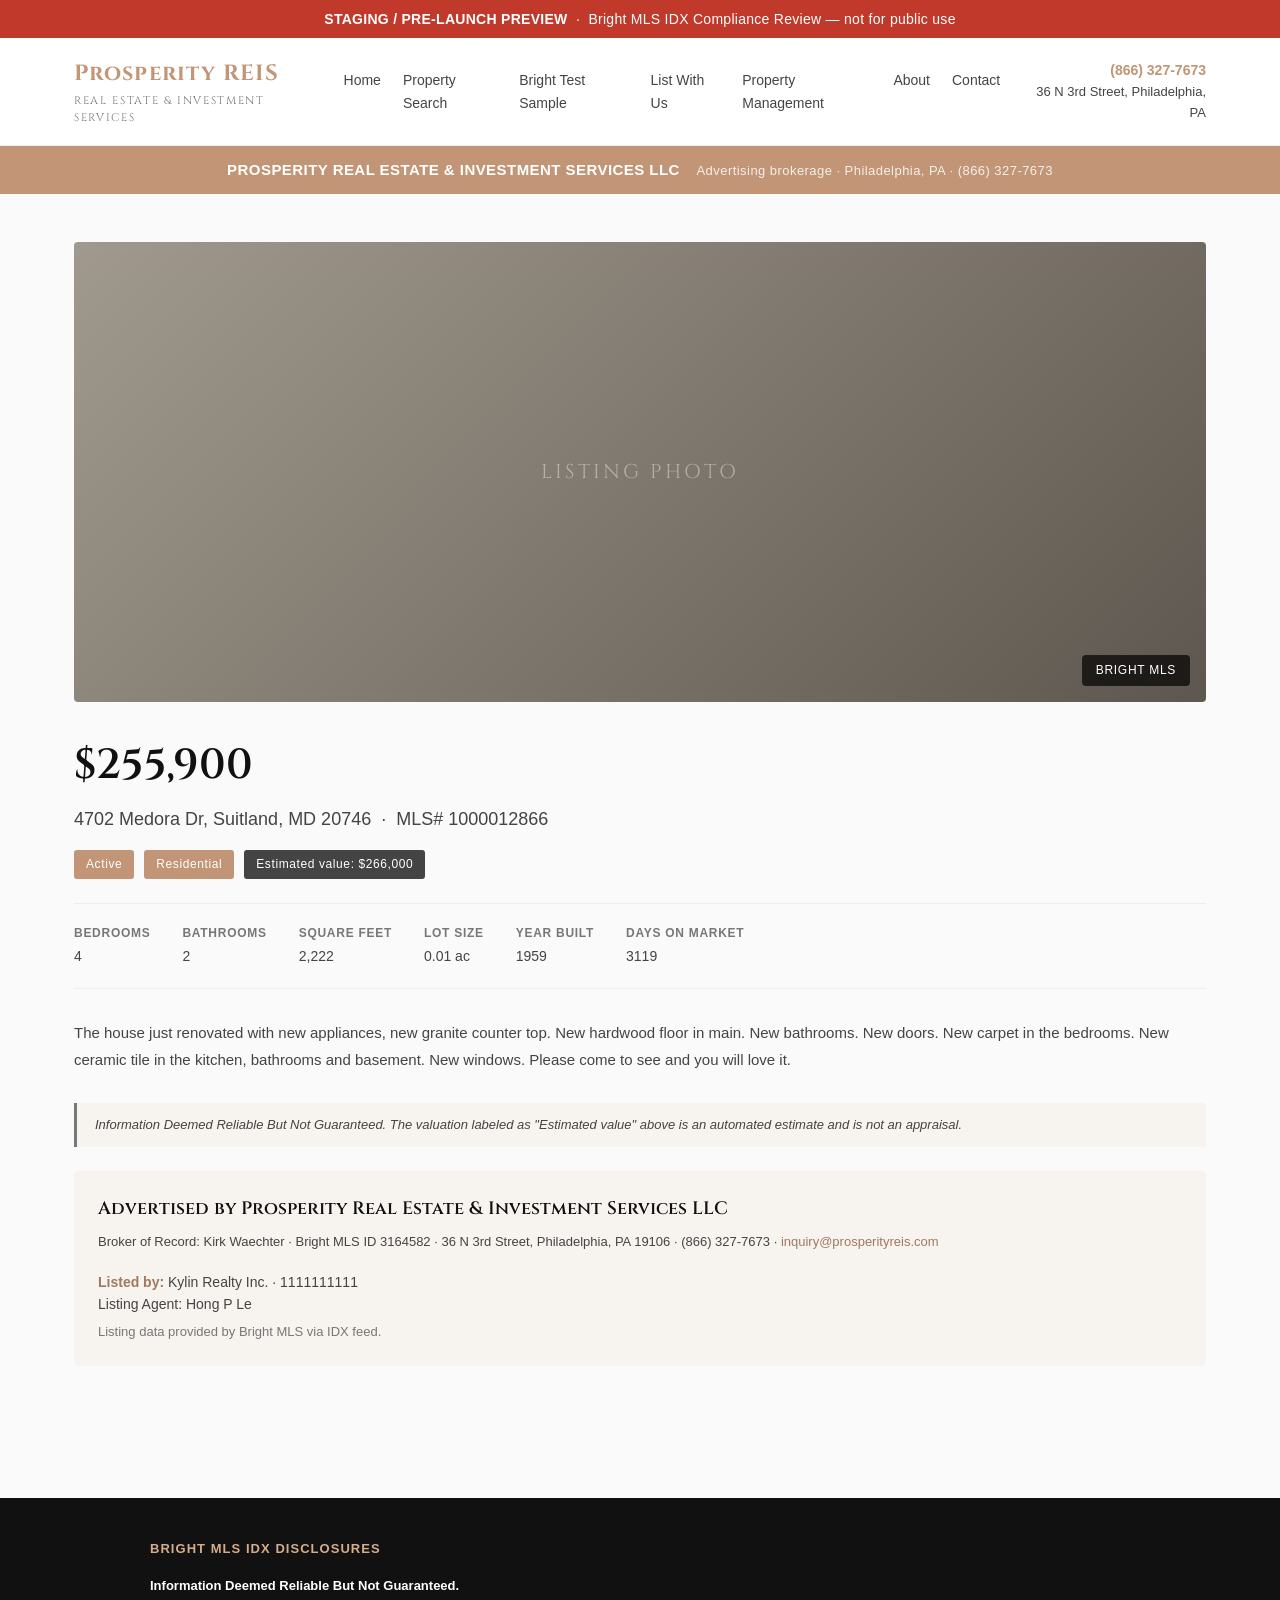
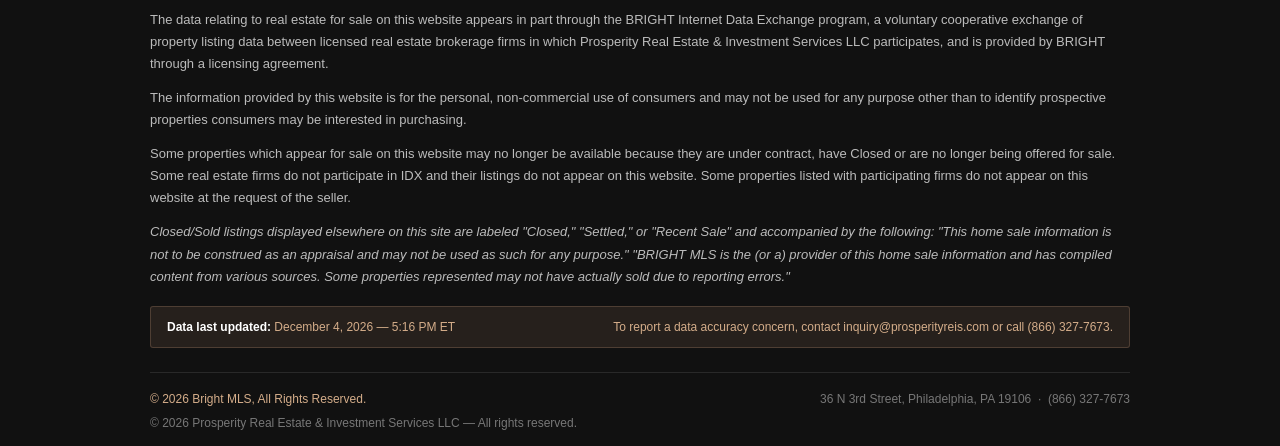
<file: listing/1000012866.html>
<!DOCTYPE html>
<html lang="en">
<head>
  <meta charset="UTF-8" />
  <meta name="viewport" content="width=device-width, initial-scale=1.0" />
  <meta name="robots" content="noindex, nofollow" />
  <title>4702 Medora Dr, Suitland, MD 20746 &mdash; Prosperity REIS (Staging)</title>
  <link rel="preconnect" href="https://fonts.googleapis.com" />
  <link rel="preconnect" href="https://fonts.gstatic.com" crossorigin />
  <link href="https://fonts.googleapis.com/css2?family=Cinzel:wght@400;600;700&display=swap" rel="stylesheet" />
  <link rel="stylesheet" href="../assets/style.css" />
</head>
<body>
  <div class="staging-banner">
    <strong>STAGING / PRE-LAUNCH PREVIEW</strong> &nbsp;&middot;&nbsp; Bright MLS IDX Compliance Review &mdash; not for public use
  </div>

  <header class="site">
    <div class="inner">
      <div class="brand">
        <div class="brand-mark">
          Prosperity REIS
          <span class="sub">Real Estate &amp; Investment Services</span>
        </div>
      </div>
      <nav>
        <ul>
          <li><a href="../index.html">Home</a></li>
          <li><a href="../property-search/">Property Search</a></li>
          <li><a href="../search.html">Bright Test Sample</a></li>
          <li><a href="#">List With Us</a></li>
          <li><a href="#">Property Management</a></li>
          <li><a href="#">About</a></li>
          <li><a href="#">Contact</a></li>
        </ul>
      </nav>
      <div class="contact">
        <strong>(866) 327-7673</strong><br />
        36 N 3rd Street, Philadelphia, PA
      </div>
    </div>
  </header>

  <div class="brokerage-attribution">
    PROSPERITY REAL ESTATE &amp; INVESTMENT SERVICES LLC
    <span>Advertising brokerage &middot; Philadelphia, PA &middot; (866) 327-7673</span>
  </div>

  <section class="listing-detail">
    <div class="photo-hero">
      Listing Photo
      <span class="mls-watermark">Bright MLS</span>
    </div>

    <h1 class="price">$255,900</h1>
    <p class="address">4702 Medora Dr, Suitland, MD 20746 &nbsp;&middot;&nbsp; MLS# 1000012866</p>

    <div class="badges">
      <span class="badge">Active</span>
      <span class="badge">Residential</span>
      <span class="badge estimate">Estimated value: $266,000</span>
    </div>

    <div class="specs-row">
      <div class="spec"><strong>Bedrooms</strong>4</div>
      <div class="spec"><strong>Bathrooms</strong>2</div>
      <div class="spec"><strong>Square Feet</strong>2,222</div>
      <div class="spec"><strong>Lot Size</strong>0.01 ac</div>
      <div class="spec"><strong>Year Built</strong>1959</div>
      <div class="spec"><strong>Days on Market</strong>3119</div>
    </div>

    <div class="description">
      <p>The house just renovated with new appliances, new granite counter top. New hardwood floor in main. New bathrooms. New doors. New carpet in the bedrooms. New ceramic tile in the kitchen, bathrooms and basement. New windows. Please come to see and you will love it.</p>
    </div>

    <div class="accuracy-inline">
      Information Deemed Reliable But Not Guaranteed. The valuation labeled as "Estimated value" above is an automated estimate and is not an appraisal.
    </div>

    <div class="attribution-block">
      <div class="ad-broker">Advertised by Prosperity Real Estate &amp; Investment Services LLC</div>
      <div class="ad-broker-detail">
        Broker of Record: Kirk Waechter &middot; Bright MLS ID 3164582 &middot;
        36 N 3rd Street, Philadelphia, PA 19106 &middot; (866) 327-7673 &middot;
        <a href="mailto:inquiry&#64;prosperityreis.com">inquiry&#64;prosperityreis.com</a>
      </div>

      <div class="listing-broker">
        <strong>Listed by:</strong> Kylin Realty Inc. &middot; 1111111111<br />
        Listing Agent: Hong P Le
        <div class="agent-line">Listing data provided by Bright MLS via IDX feed.</div>
      </div>
    </div>
  </section>

  <footer class="idx-disclosures">
    <div class="inner">
      <h3>Bright MLS IDX Disclosures</h3>

      <p><strong style="color:#fff;">Information Deemed Reliable But Not Guaranteed.</strong></p>

      <p>The data relating to real estate for sale on this website appears in part through the BRIGHT Internet Data Exchange program, a voluntary cooperative exchange of property listing data between licensed real estate brokerage firms in which Prosperity Real Estate &amp; Investment Services LLC participates, and is provided by BRIGHT through a licensing agreement.</p>

      <p>The information provided by this website is for the personal, non-commercial use of consumers and may not be used for any purpose other than to identify prospective properties consumers may be interested in purchasing.</p>

      <p>Some properties which appear for sale on this website may no longer be available because they are under contract, have Closed or are no longer being offered for sale. Some real estate firms do not participate in IDX and their listings do not appear on this website. Some properties listed with participating firms do not appear on this website at the request of the seller.</p>

      <p style="font-style: italic; color: var(--grey-3);">Closed/Sold listings displayed elsewhere on this site are labeled "Closed," "Settled," or "Recent Sale" and accompanied by the following: "This home sale information is not to be construed as an appraisal and may not be used as such for any purpose." "BRIGHT MLS is the (or a) provider of this home sale information and has compiled content from various sources. Some properties represented may not have actually sold due to reporting errors."</p>

      <div class="updated">
        <span><strong>Data last updated:</strong> <span id="lastUpdated">June 12, 2026 &mdash; 05:00 PM ET</span></span>
        <span>To report a data accuracy concern, contact <a href="mailto:inquiry&#64;prosperityreis.com" style="color: var(--copper-light);">inquiry&#64;prosperityreis.com</a> or call (866) 327-7673.</span>
      </div>

      <div class="footer-row">
        <div class="copyright-block">
          <span class="bright-copyright">&copy; 2026 Bright MLS, All Rights Reserved.</span>
          <span>&copy; 2026 Prosperity Real Estate &amp; Investment Services LLC &mdash; All rights reserved.</span>
        </div>
        <div>
          36 N 3rd Street, Philadelphia, PA 19106 &nbsp;&middot;&nbsp; (866) 327-7673
        </div>
      </div>
    </div>
  </footer>

  <script>
    (function(){
      var el = document.getElementById('lastUpdated');
      if (!el) return;
      var d = new Date();
      var months = ['January','February','March','April','May','June','July','August','September','October','November','December'];
      var h = d.getHours();
      var ampm = h >= 12 ? 'PM' : 'AM';
      h = h % 12 || 12;
      var mins = String(d.getMinutes()).padStart(2, '0');
      el.textContent = months[d.getMonth()] + ' ' + d.getDate() + ', ' + d.getFullYear() + ' — ' + h + ':' + mins + ' ' + ampm + ' ET';
    })();
  </script>
</body>
</html>
</file>
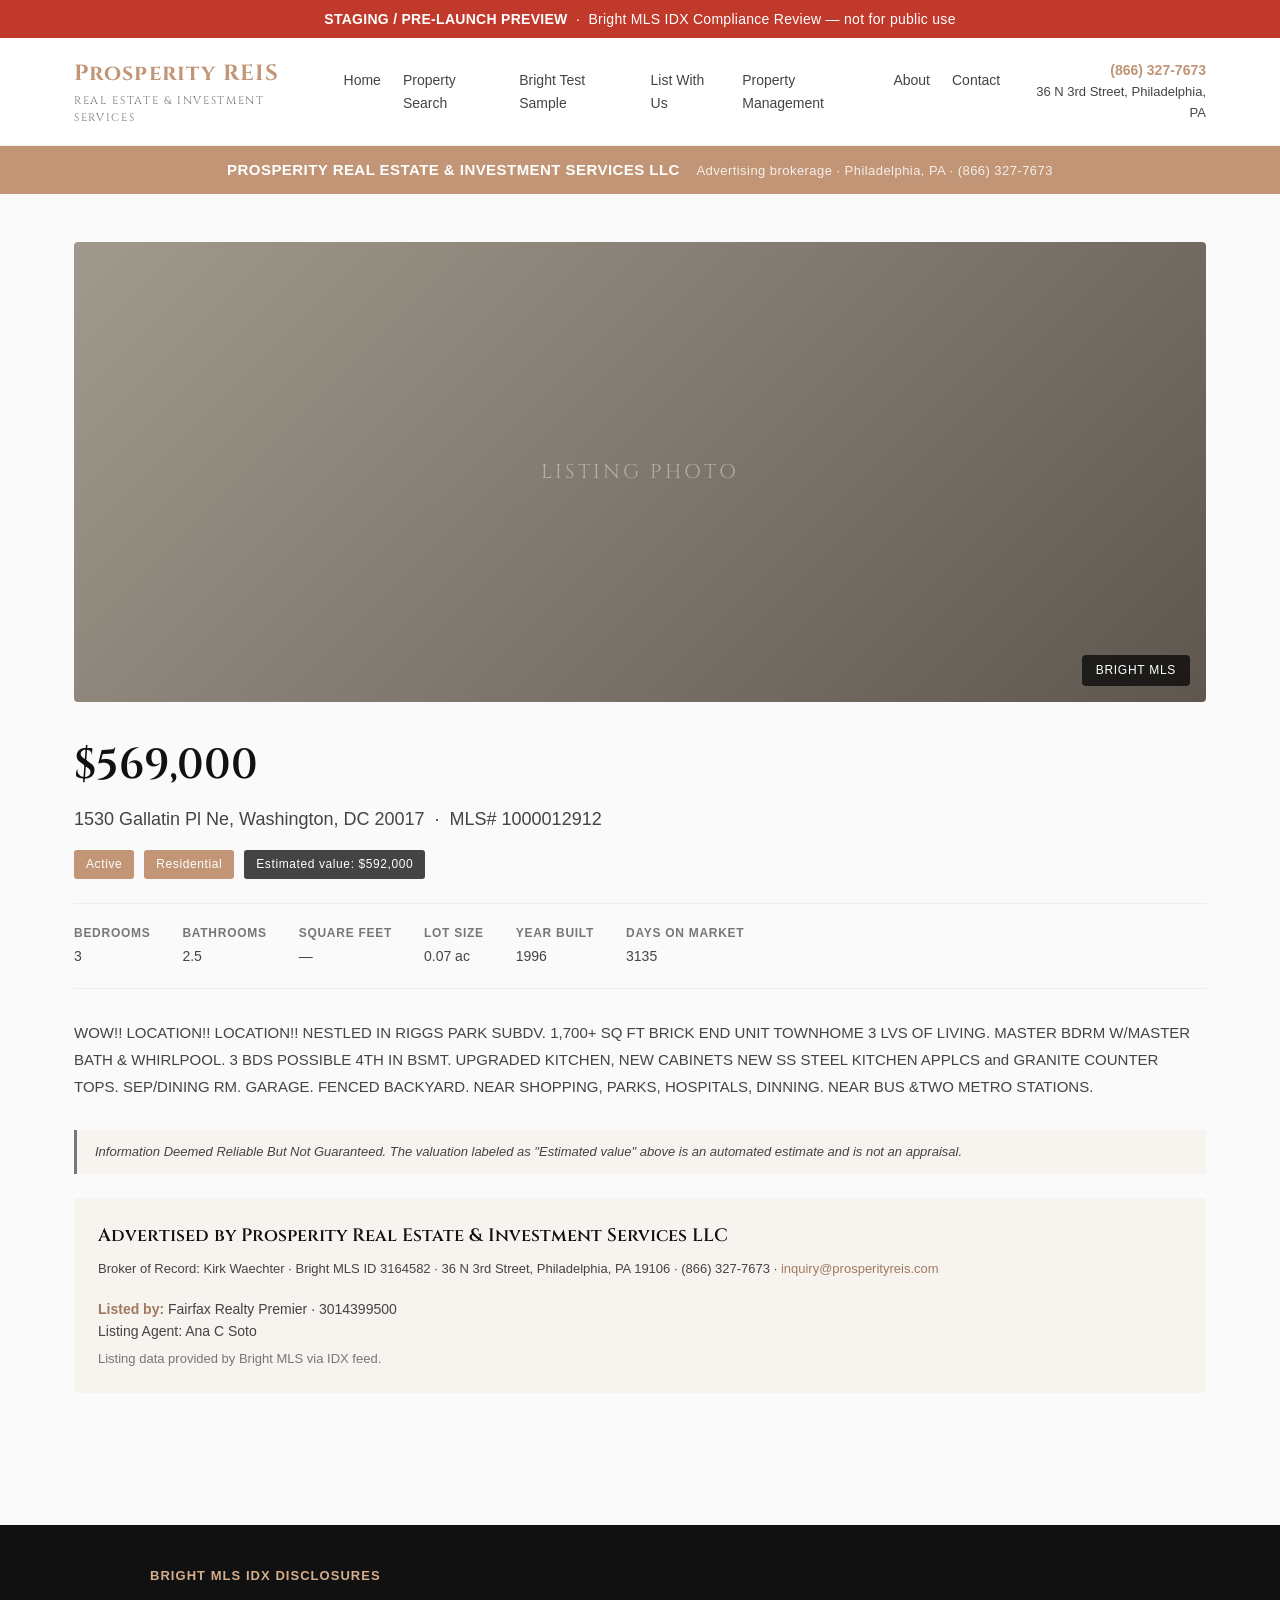
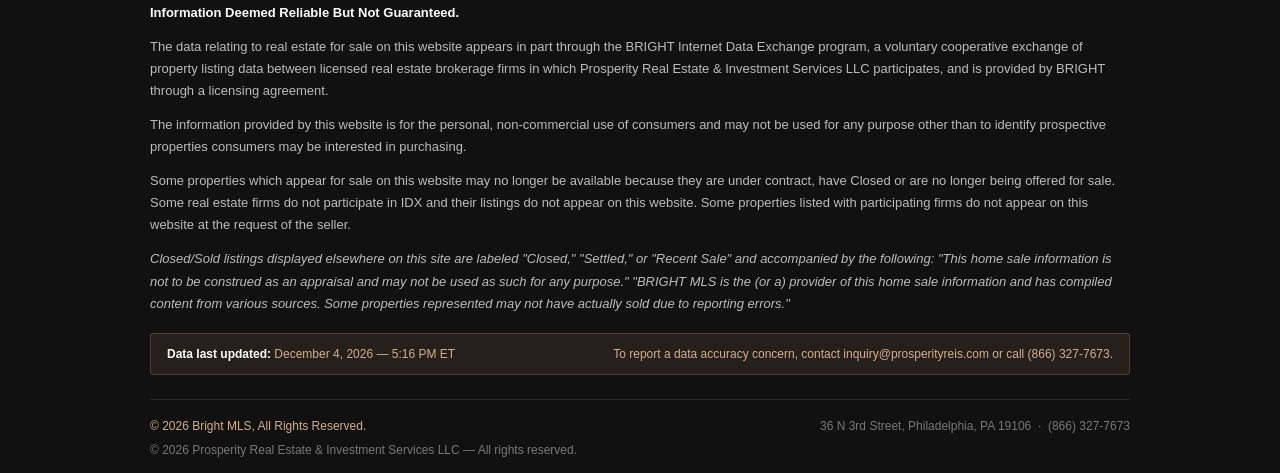
<file: listing/1000012912.html>
<!DOCTYPE html>
<html lang="en">
<head>
  <meta charset="UTF-8" />
  <meta name="viewport" content="width=device-width, initial-scale=1.0" />
  <meta name="robots" content="noindex, nofollow" />
  <title>1530 Gallatin Pl Ne, Washington, DC 20017 &mdash; Prosperity REIS (Staging)</title>
  <link rel="preconnect" href="https://fonts.googleapis.com" />
  <link rel="preconnect" href="https://fonts.gstatic.com" crossorigin />
  <link href="https://fonts.googleapis.com/css2?family=Cinzel:wght@400;600;700&display=swap" rel="stylesheet" />
  <link rel="stylesheet" href="../assets/style.css" />
</head>
<body>
  <div class="staging-banner">
    <strong>STAGING / PRE-LAUNCH PREVIEW</strong> &nbsp;&middot;&nbsp; Bright MLS IDX Compliance Review &mdash; not for public use
  </div>

  <header class="site">
    <div class="inner">
      <div class="brand">
        <div class="brand-mark">
          Prosperity REIS
          <span class="sub">Real Estate &amp; Investment Services</span>
        </div>
      </div>
      <nav>
        <ul>
          <li><a href="../index.html">Home</a></li>
          <li><a href="../property-search/">Property Search</a></li>
          <li><a href="../search.html">Bright Test Sample</a></li>
          <li><a href="#">List With Us</a></li>
          <li><a href="#">Property Management</a></li>
          <li><a href="#">About</a></li>
          <li><a href="#">Contact</a></li>
        </ul>
      </nav>
      <div class="contact">
        <strong>(866) 327-7673</strong><br />
        36 N 3rd Street, Philadelphia, PA
      </div>
    </div>
  </header>

  <div class="brokerage-attribution">
    PROSPERITY REAL ESTATE &amp; INVESTMENT SERVICES LLC
    <span>Advertising brokerage &middot; Philadelphia, PA &middot; (866) 327-7673</span>
  </div>

  <section class="listing-detail">
    <div class="photo-hero">
      Listing Photo
      <span class="mls-watermark">Bright MLS</span>
    </div>

    <h1 class="price">$569,000</h1>
    <p class="address">1530 Gallatin Pl Ne, Washington, DC 20017 &nbsp;&middot;&nbsp; MLS# 1000012912</p>

    <div class="badges">
      <span class="badge">Active</span>
      <span class="badge">Residential</span>
      <span class="badge estimate">Estimated value: $592,000</span>
    </div>

    <div class="specs-row">
      <div class="spec"><strong>Bedrooms</strong>3</div>
      <div class="spec"><strong>Bathrooms</strong>2.5</div>
      <div class="spec"><strong>Square Feet</strong>—</div>
      <div class="spec"><strong>Lot Size</strong>0.07 ac</div>
      <div class="spec"><strong>Year Built</strong>1996</div>
      <div class="spec"><strong>Days on Market</strong>3135</div>
    </div>

    <div class="description">
      <p>WOW!! LOCATION!! LOCATION!! NESTLED IN RIGGS PARK SUBDV. 1,700+ SQ FT BRICK END UNIT TOWNHOME 3 LVS OF LIVING. MASTER BDRM W/MASTER BATH &amp; WHIRLPOOL. 3 BDS POSSIBLE 4TH IN BSMT. UPGRADED KITCHEN, NEW CABINETS NEW SS STEEL KITCHEN APPLCS and GRANITE COUNTER TOPS. SEP/DINING RM. GARAGE. FENCED BACKYARD.  NEAR SHOPPING, PARKS,  HOSPITALS, DINNING. NEAR BUS &amp;TWO METRO STATIONS.</p>
    </div>

    <div class="accuracy-inline">
      Information Deemed Reliable But Not Guaranteed. The valuation labeled as "Estimated value" above is an automated estimate and is not an appraisal.
    </div>

    <div class="attribution-block">
      <div class="ad-broker">Advertised by Prosperity Real Estate &amp; Investment Services LLC</div>
      <div class="ad-broker-detail">
        Broker of Record: Kirk Waechter &middot; Bright MLS ID 3164582 &middot;
        36 N 3rd Street, Philadelphia, PA 19106 &middot; (866) 327-7673 &middot;
        <a href="mailto:inquiry&#64;prosperityreis.com">inquiry&#64;prosperityreis.com</a>
      </div>

      <div class="listing-broker">
        <strong>Listed by:</strong> Fairfax Realty Premier &middot; 3014399500<br />
        Listing Agent: Ana C Soto
        <div class="agent-line">Listing data provided by Bright MLS via IDX feed.</div>
      </div>
    </div>
  </section>

  <footer class="idx-disclosures">
    <div class="inner">
      <h3>Bright MLS IDX Disclosures</h3>

      <p><strong style="color:#fff;">Information Deemed Reliable But Not Guaranteed.</strong></p>

      <p>The data relating to real estate for sale on this website appears in part through the BRIGHT Internet Data Exchange program, a voluntary cooperative exchange of property listing data between licensed real estate brokerage firms in which Prosperity Real Estate &amp; Investment Services LLC participates, and is provided by BRIGHT through a licensing agreement.</p>

      <p>The information provided by this website is for the personal, non-commercial use of consumers and may not be used for any purpose other than to identify prospective properties consumers may be interested in purchasing.</p>

      <p>Some properties which appear for sale on this website may no longer be available because they are under contract, have Closed or are no longer being offered for sale. Some real estate firms do not participate in IDX and their listings do not appear on this website. Some properties listed with participating firms do not appear on this website at the request of the seller.</p>

      <p style="font-style: italic; color: var(--grey-3);">Closed/Sold listings displayed elsewhere on this site are labeled "Closed," "Settled," or "Recent Sale" and accompanied by the following: "This home sale information is not to be construed as an appraisal and may not be used as such for any purpose." "BRIGHT MLS is the (or a) provider of this home sale information and has compiled content from various sources. Some properties represented may not have actually sold due to reporting errors."</p>

      <div class="updated">
        <span><strong>Data last updated:</strong> <span id="lastUpdated">June 12, 2026 &mdash; 05:00 PM ET</span></span>
        <span>To report a data accuracy concern, contact <a href="mailto:inquiry&#64;prosperityreis.com" style="color: var(--copper-light);">inquiry&#64;prosperityreis.com</a> or call (866) 327-7673.</span>
      </div>

      <div class="footer-row">
        <div class="copyright-block">
          <span class="bright-copyright">&copy; 2026 Bright MLS, All Rights Reserved.</span>
          <span>&copy; 2026 Prosperity Real Estate &amp; Investment Services LLC &mdash; All rights reserved.</span>
        </div>
        <div>
          36 N 3rd Street, Philadelphia, PA 19106 &nbsp;&middot;&nbsp; (866) 327-7673
        </div>
      </div>
    </div>
  </footer>

  <script>
    (function(){
      var el = document.getElementById('lastUpdated');
      if (!el) return;
      var d = new Date();
      var months = ['January','February','March','April','May','June','July','August','September','October','November','December'];
      var h = d.getHours();
      var ampm = h >= 12 ? 'PM' : 'AM';
      h = h % 12 || 12;
      var mins = String(d.getMinutes()).padStart(2, '0');
      el.textContent = months[d.getMonth()] + ' ' + d.getDate() + ', ' + d.getFullYear() + ' — ' + h + ':' + mins + ' ' + ampm + ' ET';
    })();
  </script>
</body>
</html>
</file>
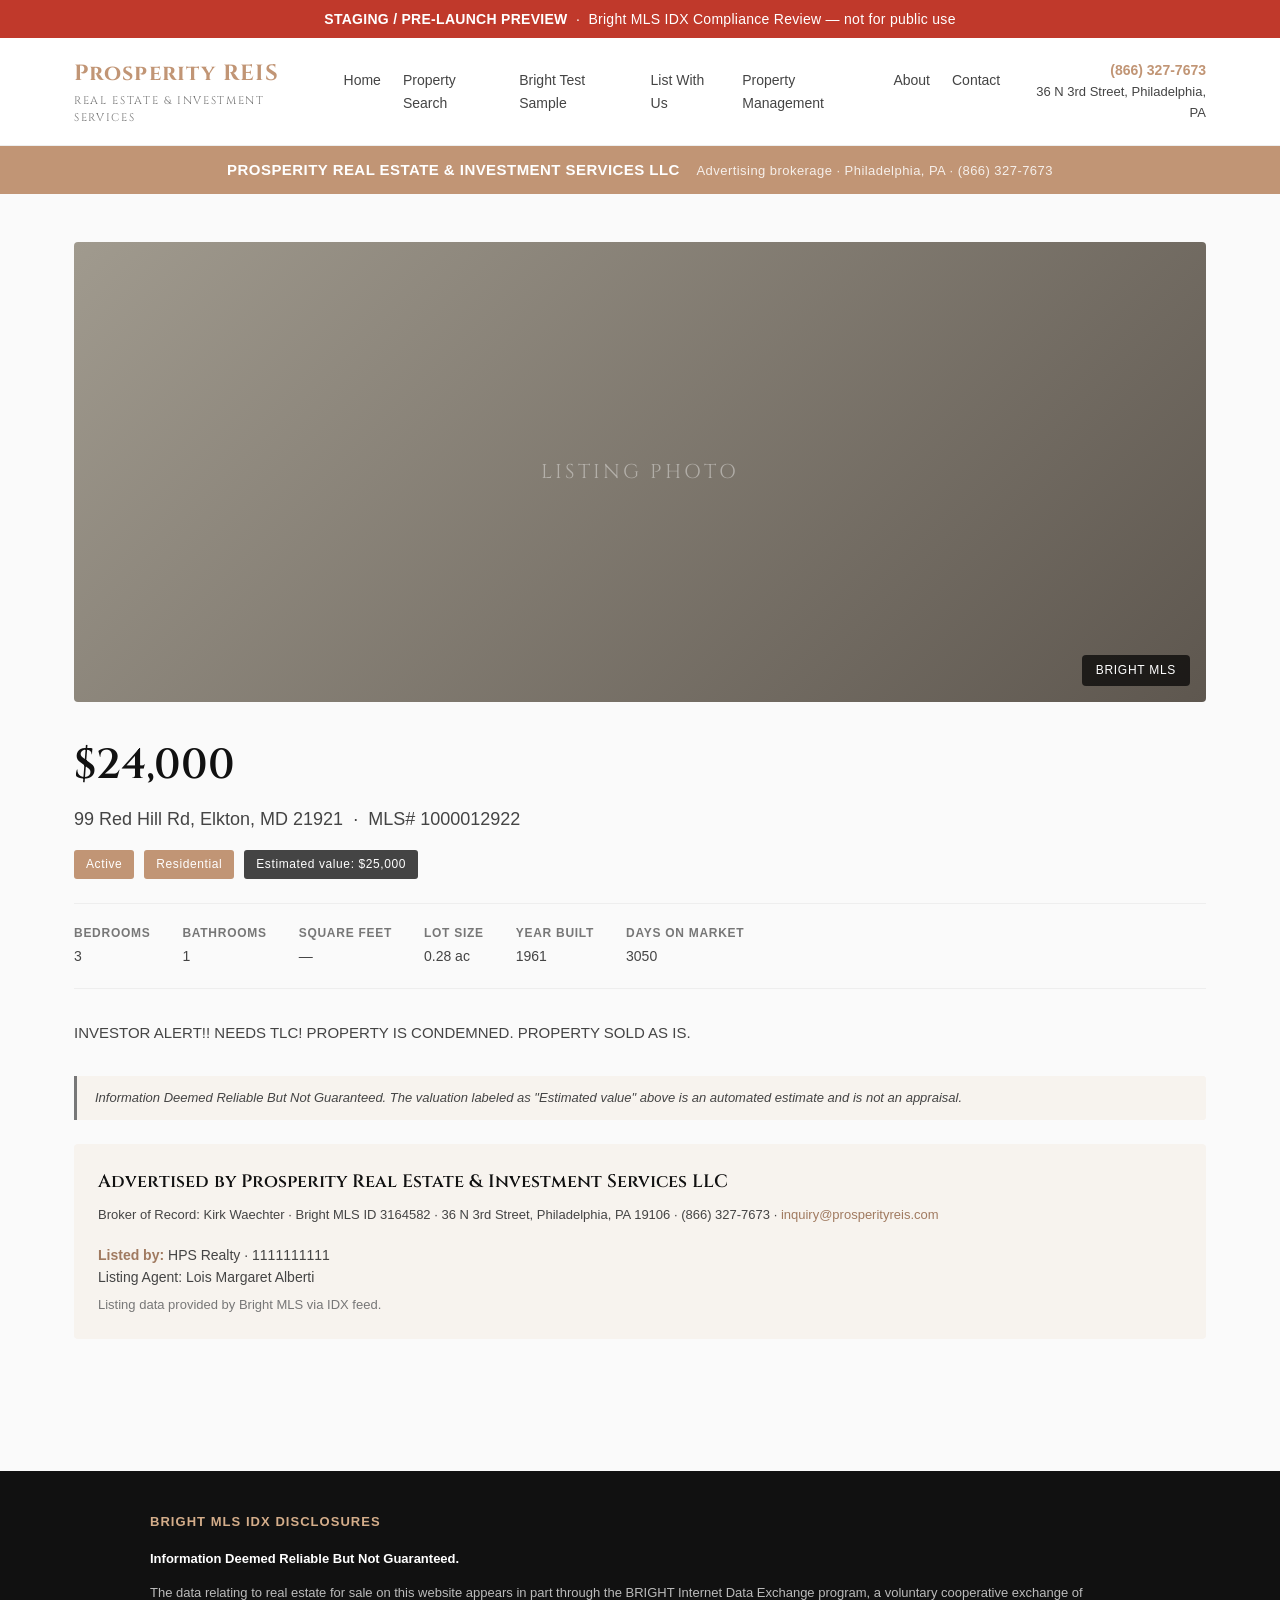
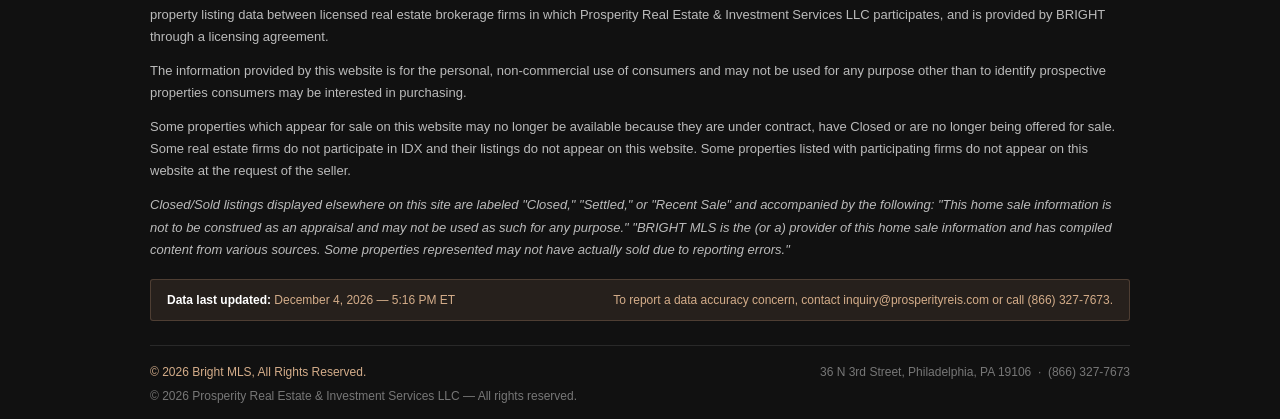
<file: listing/1000012922.html>
<!DOCTYPE html>
<html lang="en">
<head>
  <meta charset="UTF-8" />
  <meta name="viewport" content="width=device-width, initial-scale=1.0" />
  <meta name="robots" content="noindex, nofollow" />
  <title>99 Red Hill Rd, Elkton, MD 21921 &mdash; Prosperity REIS (Staging)</title>
  <link rel="preconnect" href="https://fonts.googleapis.com" />
  <link rel="preconnect" href="https://fonts.gstatic.com" crossorigin />
  <link href="https://fonts.googleapis.com/css2?family=Cinzel:wght@400;600;700&display=swap" rel="stylesheet" />
  <link rel="stylesheet" href="../assets/style.css" />
</head>
<body>
  <div class="staging-banner">
    <strong>STAGING / PRE-LAUNCH PREVIEW</strong> &nbsp;&middot;&nbsp; Bright MLS IDX Compliance Review &mdash; not for public use
  </div>

  <header class="site">
    <div class="inner">
      <div class="brand">
        <div class="brand-mark">
          Prosperity REIS
          <span class="sub">Real Estate &amp; Investment Services</span>
        </div>
      </div>
      <nav>
        <ul>
          <li><a href="../index.html">Home</a></li>
          <li><a href="../property-search/">Property Search</a></li>
          <li><a href="../search.html">Bright Test Sample</a></li>
          <li><a href="#">List With Us</a></li>
          <li><a href="#">Property Management</a></li>
          <li><a href="#">About</a></li>
          <li><a href="#">Contact</a></li>
        </ul>
      </nav>
      <div class="contact">
        <strong>(866) 327-7673</strong><br />
        36 N 3rd Street, Philadelphia, PA
      </div>
    </div>
  </header>

  <div class="brokerage-attribution">
    PROSPERITY REAL ESTATE &amp; INVESTMENT SERVICES LLC
    <span>Advertising brokerage &middot; Philadelphia, PA &middot; (866) 327-7673</span>
  </div>

  <section class="listing-detail">
    <div class="photo-hero">
      Listing Photo
      <span class="mls-watermark">Bright MLS</span>
    </div>

    <h1 class="price">$24,000</h1>
    <p class="address">99 Red Hill Rd, Elkton, MD 21921 &nbsp;&middot;&nbsp; MLS# 1000012922</p>

    <div class="badges">
      <span class="badge">Active</span>
      <span class="badge">Residential</span>
      <span class="badge estimate">Estimated value: $25,000</span>
    </div>

    <div class="specs-row">
      <div class="spec"><strong>Bedrooms</strong>3</div>
      <div class="spec"><strong>Bathrooms</strong>1</div>
      <div class="spec"><strong>Square Feet</strong>—</div>
      <div class="spec"><strong>Lot Size</strong>0.28 ac</div>
      <div class="spec"><strong>Year Built</strong>1961</div>
      <div class="spec"><strong>Days on Market</strong>3050</div>
    </div>

    <div class="description">
      <p>INVESTOR ALERT!! NEEDS TLC!  PROPERTY IS CONDEMNED.  PROPERTY SOLD AS IS.</p>
    </div>

    <div class="accuracy-inline">
      Information Deemed Reliable But Not Guaranteed. The valuation labeled as "Estimated value" above is an automated estimate and is not an appraisal.
    </div>

    <div class="attribution-block">
      <div class="ad-broker">Advertised by Prosperity Real Estate &amp; Investment Services LLC</div>
      <div class="ad-broker-detail">
        Broker of Record: Kirk Waechter &middot; Bright MLS ID 3164582 &middot;
        36 N 3rd Street, Philadelphia, PA 19106 &middot; (866) 327-7673 &middot;
        <a href="mailto:inquiry&#64;prosperityreis.com">inquiry&#64;prosperityreis.com</a>
      </div>

      <div class="listing-broker">
        <strong>Listed by:</strong> HPS Realty &middot; 1111111111<br />
        Listing Agent: Lois Margaret Alberti
        <div class="agent-line">Listing data provided by Bright MLS via IDX feed.</div>
      </div>
    </div>
  </section>

  <footer class="idx-disclosures">
    <div class="inner">
      <h3>Bright MLS IDX Disclosures</h3>

      <p><strong style="color:#fff;">Information Deemed Reliable But Not Guaranteed.</strong></p>

      <p>The data relating to real estate for sale on this website appears in part through the BRIGHT Internet Data Exchange program, a voluntary cooperative exchange of property listing data between licensed real estate brokerage firms in which Prosperity Real Estate &amp; Investment Services LLC participates, and is provided by BRIGHT through a licensing agreement.</p>

      <p>The information provided by this website is for the personal, non-commercial use of consumers and may not be used for any purpose other than to identify prospective properties consumers may be interested in purchasing.</p>

      <p>Some properties which appear for sale on this website may no longer be available because they are under contract, have Closed or are no longer being offered for sale. Some real estate firms do not participate in IDX and their listings do not appear on this website. Some properties listed with participating firms do not appear on this website at the request of the seller.</p>

      <p style="font-style: italic; color: var(--grey-3);">Closed/Sold listings displayed elsewhere on this site are labeled "Closed," "Settled," or "Recent Sale" and accompanied by the following: "This home sale information is not to be construed as an appraisal and may not be used as such for any purpose." "BRIGHT MLS is the (or a) provider of this home sale information and has compiled content from various sources. Some properties represented may not have actually sold due to reporting errors."</p>

      <div class="updated">
        <span><strong>Data last updated:</strong> <span id="lastUpdated">June 12, 2026 &mdash; 05:00 PM ET</span></span>
        <span>To report a data accuracy concern, contact <a href="mailto:inquiry&#64;prosperityreis.com" style="color: var(--copper-light);">inquiry&#64;prosperityreis.com</a> or call (866) 327-7673.</span>
      </div>

      <div class="footer-row">
        <div class="copyright-block">
          <span class="bright-copyright">&copy; 2026 Bright MLS, All Rights Reserved.</span>
          <span>&copy; 2026 Prosperity Real Estate &amp; Investment Services LLC &mdash; All rights reserved.</span>
        </div>
        <div>
          36 N 3rd Street, Philadelphia, PA 19106 &nbsp;&middot;&nbsp; (866) 327-7673
        </div>
      </div>
    </div>
  </footer>

  <script>
    (function(){
      var el = document.getElementById('lastUpdated');
      if (!el) return;
      var d = new Date();
      var months = ['January','February','March','April','May','June','July','August','September','October','November','December'];
      var h = d.getHours();
      var ampm = h >= 12 ? 'PM' : 'AM';
      h = h % 12 || 12;
      var mins = String(d.getMinutes()).padStart(2, '0');
      el.textContent = months[d.getMonth()] + ' ' + d.getDate() + ', ' + d.getFullYear() + ' — ' + h + ':' + mins + ' ' + ampm + ' ET';
    })();
  </script>
</body>
</html>
</file>
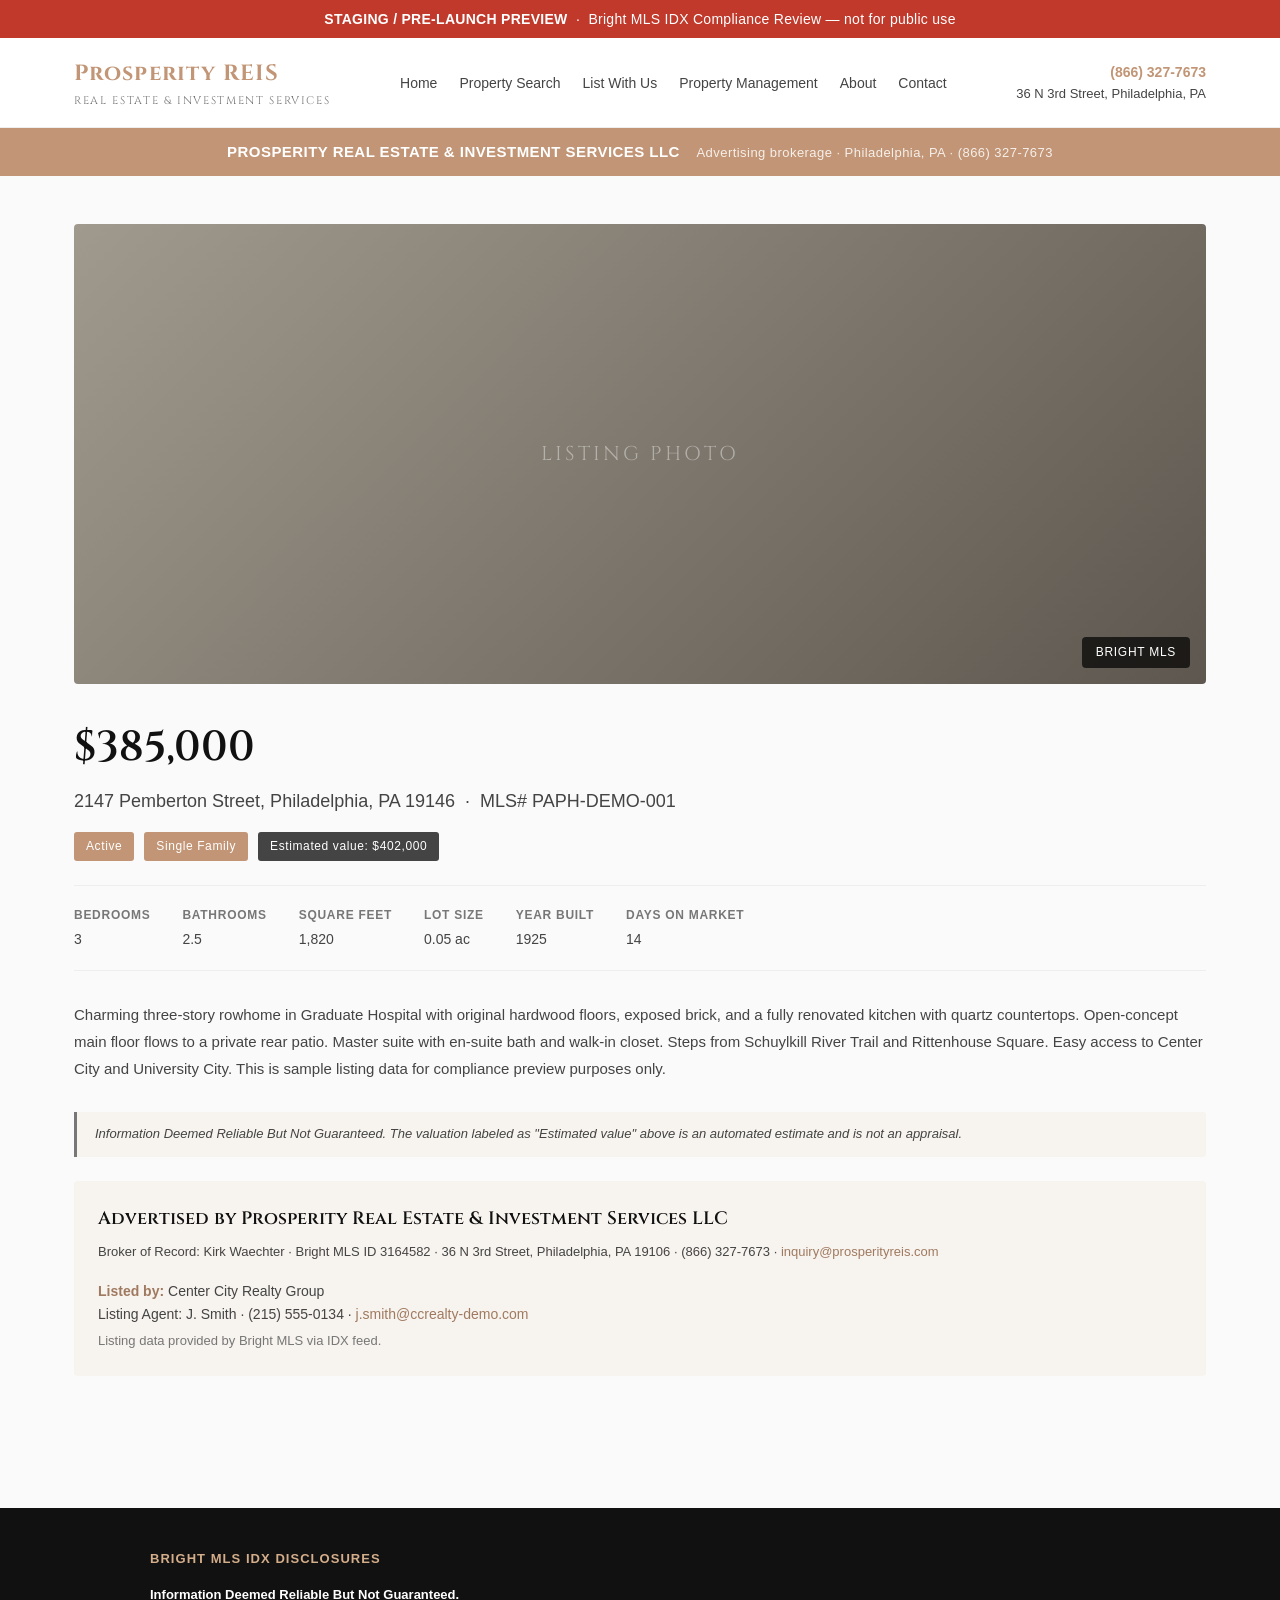
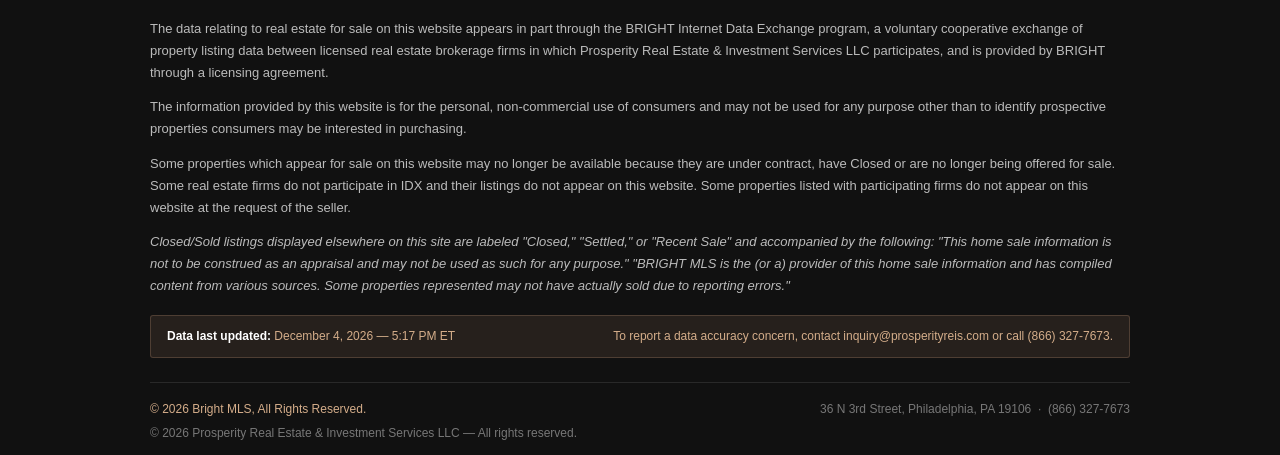
<file: listing/sample-1.html>
<!DOCTYPE html>
<html lang="en">
<head>
  <meta charset="UTF-8" />
  <meta name="viewport" content="width=device-width, initial-scale=1.0" />
  <meta name="robots" content="noindex, nofollow" />
  <title>2147 Pemberton Street, Philadelphia, PA 19146 — Prosperity REIS (Staging)</title>
  <link rel="preconnect" href="https://fonts.googleapis.com" />
  <link rel="preconnect" href="https://fonts.gstatic.com" crossorigin />
  <link href="https://fonts.googleapis.com/css2?family=Cinzel:wght@400;600;700&display=swap" rel="stylesheet" />
  <link rel="stylesheet" href="../assets/style.css" />
</head>
<body>
  <div class="staging-banner">
    <strong>STAGING / PRE-LAUNCH PREVIEW</strong> &nbsp;&middot;&nbsp; Bright MLS IDX Compliance Review &mdash; not for public use
  </div>

  <header class="site">
    <div class="inner">
      <div class="brand">
        <div class="brand-mark">
          Prosperity REIS
          <span class="sub">Real Estate &amp; Investment Services</span>
        </div>
      </div>
      <nav>
        <ul>
          <li><a href="../index.html">Home</a></li>
          <li><a href="../search.html">Property Search</a></li>
          <li><a href="#">List With Us</a></li>
          <li><a href="#">Property Management</a></li>
          <li><a href="#">About</a></li>
          <li><a href="#">Contact</a></li>
        </ul>
      </nav>
      <div class="contact">
        <strong>(866) 327-7673</strong><br />
        36 N 3rd Street, Philadelphia, PA
      </div>
    </div>
  </header>

  <!-- Advertising brokerage prominence (Section 4(i)) -->
  <div class="brokerage-attribution">
    PROSPERITY REAL ESTATE &amp; INVESTMENT SERVICES LLC
    <span>Advertising brokerage &middot; Philadelphia, PA &middot; (866) 327-7673</span>
  </div>

  <section class="listing-detail">
    <!-- Photo + Bright watermark -->
    <div class="photo-hero">
      Listing Photo
      <span class="mls-watermark">Bright MLS</span>
    </div>

    <!-- Price + badges -->
    <h1 class="price">$385,000</h1>
    <p class="address">2147 Pemberton Street, Philadelphia, PA 19146 &nbsp;&middot;&nbsp; MLS# PAPH-DEMO-001</p>

    <div class="badges">
      <span class="badge">Active</span>
      <span class="badge">Single Family</span>
      <span class="badge estimate">Estimated value: $402,000</span>
    </div>

    <!-- Specs -->
    <div class="specs-row">
      <div class="spec"><strong>Bedrooms</strong>3</div>
      <div class="spec"><strong>Bathrooms</strong>2.5</div>
      <div class="spec"><strong>Square Feet</strong>1,820</div>
      <div class="spec"><strong>Lot Size</strong>0.05 ac</div>
      <div class="spec"><strong>Year Built</strong>1925</div>
      <div class="spec"><strong>Days on Market</strong>14</div>
    </div>

    <!-- Description -->
    <div class="description">
      <p>Charming three-story rowhome in Graduate Hospital with original hardwood floors, exposed brick, and a fully renovated kitchen with quartz countertops. Open-concept main floor flows to a private rear patio. Master suite with en-suite bath and walk-in closet. Steps from Schuylkill River Trail and Rittenhouse Square. Easy access to Center City and University City. This is sample listing data for compliance preview purposes only.</p>
    </div>

    <!-- Accuracy inline disclosure -->
    <div class="accuracy-inline">
      Information Deemed Reliable But Not Guaranteed. The valuation labeled as "Estimated value" above is an automated estimate and is not an appraisal.
    </div>

    <!-- Attribution block -->
    <div class="attribution-block">
      <div class="ad-broker">Advertised by Prosperity Real Estate &amp; Investment Services LLC</div>
      <div class="ad-broker-detail">
        Broker of Record: Kirk Waechter &middot; Bright MLS ID 3164582 &middot;
        36 N 3rd Street, Philadelphia, PA 19106 &middot; (866) 327-7673 &middot;
        <a href="mailto:inquiry@prosperityreis.com">inquiry@prosperityreis.com</a>
      </div>

      <div class="listing-broker">
        <strong>Listed by:</strong> Center City Realty Group<br />
        Listing Agent: J. Smith &middot; (215) 555-0134 &middot; <a href="#">j.smith@ccrealty-demo.com</a>
        <div class="agent-line">Listing data provided by Bright MLS via IDX feed.</div>
      </div>
    </div>

    <!-- Note: this is the per-listing area where the Bright nature explanation is OK to omit (it lives in footer + on search page) -->
  </section>

  <!-- Footer disclosures -->
  <footer class="idx-disclosures">
    <div class="inner">
      <h3>Bright MLS IDX Disclosures</h3>

      <p><strong style="color:#fff;">Information Deemed Reliable But Not Guaranteed.</strong></p>

      <p>The data relating to real estate for sale on this website appears in part through the BRIGHT Internet Data Exchange program, a voluntary cooperative exchange of property listing data between licensed real estate brokerage firms in which Prosperity Real Estate &amp; Investment Services LLC participates, and is provided by BRIGHT through a licensing agreement.</p>

      <p>The information provided by this website is for the personal, non-commercial use of consumers and may not be used for any purpose other than to identify prospective properties consumers may be interested in purchasing.</p>

      <p>Some properties which appear for sale on this website may no longer be available because they are under contract, have Closed or are no longer being offered for sale. Some real estate firms do not participate in IDX and their listings do not appear on this website. Some properties listed with participating firms do not appear on this website at the request of the seller.</p>

      <p style="font-style: italic; color: var(--grey-3);">Closed/Sold listings displayed elsewhere on this site are labeled "Closed," "Settled," or "Recent Sale" and accompanied by the following: "This home sale information is not to be construed as an appraisal and may not be used as such for any purpose." "BRIGHT MLS is the (or a) provider of this home sale information and has compiled content from various sources. Some properties represented may not have actually sold due to reporting errors."</p>

      <div class="updated">
        <span><strong>Data last updated:</strong> <span id="lastUpdated">June 11, 2026 &mdash; 09:00 AM ET</span></span>
        <span>To report a data accuracy concern, contact <a href="mailto:inquiry@prosperityreis.com" style="color: var(--copper-light);">inquiry@prosperityreis.com</a> or call (866) 327-7673.</span>
      </div>

      <div class="footer-row">
        <div class="copyright-block">
          <span class="bright-copyright">&copy; 2026 Bright MLS, All Rights Reserved.</span>
          <span>&copy; 2026 Prosperity Real Estate &amp; Investment Services LLC &mdash; All rights reserved.</span>
        </div>
        <div>
          36 N 3rd Street, Philadelphia, PA 19106 &nbsp;&middot;&nbsp; (866) 327-7673
        </div>
      </div>
    </div>
  </footer>

  <script>
    (function(){
      var el = document.getElementById('lastUpdated');
      if (!el) return;
      var d = new Date();
      var months = ['January','February','March','April','May','June','July','August','September','October','November','December'];
      var h = d.getHours();
      var ampm = h >= 12 ? 'PM' : 'AM';
      h = h % 12 || 12;
      var mins = String(d.getMinutes()).padStart(2, '0');
      el.textContent = months[d.getMonth()] + ' ' + d.getDate() + ', ' + d.getFullYear() + ' — ' + h + ':' + mins + ' ' + ampm + ' ET';
    })();
  </script>
</body>
</html>
</file>
<file: assets/style.css>
/* Prosperity REIS — IDX Staging Site Styling
   Matches live prosperityreis.com brand palette */

:root {
  --copper: #c19575;
  --copper-light: #d4ad8a;
  --copper-muted: #a07a60;
  --black: #111111;
  --dark: #0e0e0e;
  --grey-1: #444444;
  --grey-2: #777777;
  --grey-3: #bbbbbb;
  --grey-4: #eeeeee;
  --grey-5: #f7f3ee;
  --white: #ffffff;
  --accent-red: #c0392b;
}

* { box-sizing: border-box; margin: 0; padding: 0; }

html { scroll-behavior: smooth; }

body {
  font-family: -apple-system, BlinkMacSystemFont, 'Segoe UI', Roboto, sans-serif;
  font-size: 16px;
  line-height: 1.6;
  color: #222;
  background: #fafafa;
}

h1, h2, h3, h4 {
  font-family: 'Cinzel', Georgia, serif;
  font-weight: 600;
  color: var(--black);
}

a { color: var(--copper-muted); text-decoration: none; }
a:hover { color: var(--copper); text-decoration: underline; }

/* ---------- staging banner ---------- */
.staging-banner {
  background: var(--accent-red);
  color: #fff;
  padding: 8px 16px;
  text-align: center;
  font-size: 14px;
  font-weight: 500;
  letter-spacing: 0.02em;
}
.staging-banner strong { color: #fff; }

/* ---------- header ---------- */
header.site {
  background: var(--white);
  border-bottom: 1px solid var(--grey-4);
  padding: 18px 0;
}
header.site .inner {
  max-width: 1180px;
  margin: 0 auto;
  padding: 0 24px;
  display: flex;
  align-items: center;
  justify-content: space-between;
  gap: 24px;
}
header.site .brand {
  display: flex;
  align-items: center;
  gap: 14px;
}
header.site .brand-mark {
  font-family: 'Cinzel', Georgia, serif;
  font-weight: 700;
  font-size: 22px;
  color: var(--copper);
  letter-spacing: 0.05em;
}
header.site .brand-mark .sub {
  display: block;
  font-size: 11px;
  font-weight: 400;
  color: var(--grey-2);
  letter-spacing: 0.15em;
  text-transform: uppercase;
}
header.site nav ul {
  display: flex;
  gap: 22px;
  list-style: none;
  font-size: 14px;
}
header.site nav a {
  color: var(--grey-1);
}
header.site nav a:hover { color: var(--copper); }

header.site .contact {
  font-size: 13px;
  color: var(--grey-1);
  text-align: right;
}
header.site .contact strong { color: var(--copper); font-size: 14px; }

/* ---------- hero ---------- */
.hero {
  background: var(--black);
  color: #fff;
  padding: 70px 24px;
  text-align: center;
}
.hero h1 {
  font-size: 44px;
  color: #fff;
  margin-bottom: 12px;
}
.hero .tagline {
  font-size: 18px;
  color: var(--copper-light);
  margin-bottom: 36px;
  font-style: italic;
}
.hero .search-box {
  max-width: 720px;
  margin: 0 auto;
  background: var(--white);
  border-radius: 4px;
  padding: 6px;
  display: flex;
  gap: 6px;
}
.hero .search-box input {
  flex: 1;
  border: none;
  outline: none;
  padding: 14px 18px;
  font-size: 15px;
  color: #222;
}
.hero .search-box button {
  background: var(--copper);
  color: #fff;
  border: none;
  padding: 0 28px;
  border-radius: 3px;
  cursor: pointer;
  font-size: 14px;
  font-weight: 600;
  letter-spacing: 0.04em;
  text-transform: uppercase;
}
.hero .search-box button:hover { background: var(--copper-muted); }
.hero .search-meta {
  margin-top: 16px;
  font-size: 13px;
  color: var(--grey-3);
}

/* ---------- section ---------- */
section.section {
  max-width: 1180px;
  margin: 0 auto;
  padding: 48px 24px;
}
section.section h2 {
  font-size: 28px;
  margin-bottom: 6px;
  text-align: center;
}
section.section .lede {
  text-align: center;
  color: var(--grey-1);
  margin-bottom: 36px;
  font-size: 15px;
}

/* ---------- county tiles ---------- */
.county-grid {
  display: grid;
  grid-template-columns: repeat(auto-fit, minmax(200px, 1fr));
  gap: 16px;
}
.county-tile {
  background: var(--white);
  border: 1px solid var(--grey-4);
  border-radius: 4px;
  padding: 20px 16px;
  text-align: center;
  transition: all 0.2s ease;
  text-decoration: none;
}
.county-tile:hover {
  border-color: var(--copper);
  text-decoration: none;
  transform: translateY(-2px);
}
.county-tile .name {
  font-family: 'Cinzel', Georgia, serif;
  font-weight: 600;
  font-size: 16px;
  color: var(--black);
  margin-bottom: 4px;
}
.county-tile .state {
  font-size: 12px;
  color: var(--grey-2);
  letter-spacing: 0.08em;
  text-transform: uppercase;
}

/* ---------- IDX disclosure (home page block) ---------- */
.idx-explainer {
  background: var(--grey-5);
  border-left: 4px solid var(--copper);
  padding: 24px 28px;
  margin: 24px 0;
  border-radius: 0 4px 4px 0;
  font-size: 14px;
  color: var(--grey-1);
}
.idx-explainer h3 {
  font-size: 16px;
  color: var(--copper-muted);
  margin-bottom: 10px;
  font-family: -apple-system, BlinkMacSystemFont, sans-serif;
  font-weight: 600;
  letter-spacing: 0.04em;
  text-transform: uppercase;
}
.idx-explainer p { margin-bottom: 10px; }
.idx-explainer p:last-child { margin-bottom: 0; }

/* ---------- search-results page ---------- */
.search-header {
  background: var(--white);
  border-bottom: 1px solid var(--grey-4);
  padding: 24px;
}
.search-header .inner {
  max-width: 1180px;
  margin: 0 auto;
  display: flex;
  flex-wrap: wrap;
  align-items: center;
  justify-content: space-between;
  gap: 16px;
}
.search-header .filters {
  display: flex;
  gap: 12px;
  flex-wrap: wrap;
}
.search-header select {
  padding: 8px 12px;
  border: 1px solid var(--grey-4);
  border-radius: 3px;
  font-size: 13px;
  color: #222;
  background: var(--white);
}
.search-header .result-count {
  font-size: 14px;
  color: var(--grey-1);
}
.search-header .result-count strong { color: var(--copper); }

.brokerage-attribution {
  background: var(--copper);
  color: #fff;
  padding: 12px 24px;
  font-size: 15px;
  font-weight: 600;
  text-align: center;
  letter-spacing: 0.03em;
}
.brokerage-attribution span {
  font-size: 13px;
  font-weight: 400;
  margin-left: 12px;
  color: rgba(255,255,255,0.85);
}

.listing-grid {
  max-width: 1180px;
  margin: 36px auto;
  padding: 0 24px;
  display: grid;
  grid-template-columns: repeat(auto-fit, minmax(320px, 1fr));
  gap: 24px;
}

.listing-card {
  background: var(--white);
  border: 1px solid var(--grey-4);
  border-radius: 4px;
  overflow: hidden;
  transition: all 0.2s ease;
  display: flex;
  flex-direction: column;
}
.listing-card:hover {
  border-color: var(--copper);
  text-decoration: none;
  transform: translateY(-2px);
}
.listing-card .photo-wrap {
  position: relative;
  background: linear-gradient(135deg, #c0bdb6 0%, #8a857a 100%);
  height: 210px;
  display: flex;
  align-items: center;
  justify-content: center;
  font-family: 'Cinzel', Georgia, serif;
  color: rgba(255,255,255,0.5);
  font-size: 14px;
  letter-spacing: 0.1em;
  text-transform: uppercase;
}
.listing-card .photo-wrap .mls-watermark {
  position: absolute;
  bottom: 10px;
  right: 10px;
  background: rgba(0,0,0,0.65);
  color: #fff;
  padding: 4px 10px;
  font-size: 11px;
  border-radius: 3px;
  letter-spacing: 0.05em;
  font-family: -apple-system, sans-serif;
}
.listing-card .price {
  padding: 16px 20px 6px;
  font-family: 'Cinzel', Georgia, serif;
  font-size: 22px;
  font-weight: 700;
  color: var(--black);
}
.listing-card .address {
  padding: 0 20px 10px;
  font-size: 14px;
  color: var(--grey-1);
}
.listing-card .specs {
  padding: 0 20px 14px;
  font-size: 13px;
  color: var(--grey-2);
  display: flex;
  gap: 12px;
}
.listing-card .specs span { display: inline-block; }
.listing-card .listing-broker {
  padding: 12px 20px;
  background: var(--grey-5);
  border-top: 1px solid var(--grey-4);
  font-size: 12px;
  color: var(--grey-1);
  margin-top: auto;
}
.listing-card .listing-broker .label {
  font-weight: 600;
  color: var(--copper-muted);
  letter-spacing: 0.04em;
  font-size: 11px;
  text-transform: uppercase;
  margin-bottom: 2px;
}
.listing-card .ad-broker {
  padding: 10px 20px;
  background: var(--black);
  color: #fff;
  font-size: 12px;
  text-align: center;
  letter-spacing: 0.04em;
}
.listing-card .ad-broker strong { color: var(--copper-light); }

/* ---------- listing detail page ---------- */
.listing-detail {
  max-width: 1180px;
  margin: 0 auto;
  padding: 48px 24px;
}
.listing-detail .photo-hero {
  width: 100%;
  height: 460px;
  background: linear-gradient(135deg, #a09a8e 0%, #5e574f 100%);
  position: relative;
  display: flex;
  align-items: center;
  justify-content: center;
  font-family: 'Cinzel', Georgia, serif;
  color: rgba(255,255,255,0.4);
  font-size: 20px;
  letter-spacing: 0.15em;
  text-transform: uppercase;
  margin-bottom: 30px;
  border-radius: 4px;
}
.listing-detail .photo-hero .mls-watermark {
  position: absolute;
  bottom: 16px;
  right: 16px;
  background: rgba(0,0,0,0.7);
  color: #fff;
  padding: 6px 14px;
  font-size: 12px;
  border-radius: 4px;
  letter-spacing: 0.06em;
  font-family: -apple-system, sans-serif;
}
.listing-detail .price {
  font-family: 'Cinzel', Georgia, serif;
  font-size: 42px;
  color: var(--black);
  margin-bottom: 6px;
}
.listing-detail .address {
  font-size: 18px;
  color: var(--grey-1);
  margin-bottom: 16px;
}
.listing-detail .badges {
  display: flex;
  gap: 10px;
  margin-bottom: 24px;
  flex-wrap: wrap;
}
.listing-detail .badge {
  background: var(--copper);
  color: #fff;
  padding: 5px 12px;
  border-radius: 3px;
  font-size: 12px;
  letter-spacing: 0.05em;
  font-weight: 500;
}
.listing-detail .badge.estimate {
  background: var(--grey-1);
}
.listing-detail .specs-row {
  display: flex;
  gap: 32px;
  padding: 20px 0;
  border-top: 1px solid var(--grey-4);
  border-bottom: 1px solid var(--grey-4);
  margin-bottom: 30px;
  font-size: 14px;
  color: var(--grey-1);
  flex-wrap: wrap;
}
.listing-detail .specs-row .spec strong {
  display: block;
  font-size: 12px;
  color: var(--grey-2);
  text-transform: uppercase;
  letter-spacing: 0.06em;
  margin-bottom: 2px;
  font-weight: 600;
}
.listing-detail .description {
  font-size: 15px;
  color: var(--grey-1);
  line-height: 1.8;
  margin-bottom: 30px;
}

.listing-detail .attribution-block {
  background: var(--grey-5);
  padding: 24px;
  border-radius: 4px;
  margin-bottom: 24px;
}
.listing-detail .attribution-block .ad-broker {
  font-size: 18px;
  color: var(--black);
  font-weight: 600;
  font-family: 'Cinzel', Georgia, serif;
  margin-bottom: 8px;
}
.listing-detail .attribution-block .ad-broker-detail {
  font-size: 13px;
  color: var(--grey-1);
  margin-bottom: 18px;
}
.listing-detail .attribution-block .listing-broker {
  font-size: 14px;
  color: var(--grey-1);
}
.listing-detail .attribution-block .listing-broker strong { color: var(--copper-muted); }
.listing-detail .attribution-block .agent-line {
  font-size: 13px;
  color: var(--grey-2);
  margin-top: 6px;
}

.listing-detail .accuracy-inline {
  padding: 12px 18px;
  background: var(--grey-5);
  border-left: 3px solid var(--grey-2);
  font-size: 13px;
  color: var(--grey-1);
  font-style: italic;
  margin-bottom: 24px;
  border-radius: 0 3px 3px 0;
}

/* ---------- IDX disclosures footer block ---------- */
.idx-disclosures {
  background: var(--black);
  color: var(--grey-3);
  padding: 40px 24px 12px;
  margin-top: 60px;
  font-size: 13px;
  line-height: 1.7;
}
.idx-disclosures .inner {
  max-width: 980px;
  margin: 0 auto;
}
.idx-disclosures h3 {
  color: var(--copper-light);
  font-family: -apple-system, BlinkMacSystemFont, sans-serif;
  font-size: 13px;
  letter-spacing: 0.08em;
  text-transform: uppercase;
  margin-bottom: 14px;
  font-weight: 600;
}
.idx-disclosures p {
  margin-bottom: 12px;
}
.idx-disclosures .updated {
  background: rgba(193, 149, 117, 0.12);
  border: 1px solid rgba(193, 149, 117, 0.25);
  padding: 10px 16px;
  border-radius: 3px;
  color: var(--copper-light);
  font-size: 12px;
  margin: 18px 0;
  display: flex;
  align-items: center;
  justify-content: space-between;
  flex-wrap: wrap;
  gap: 12px;
}
.idx-disclosures .updated strong { color: #fff; }
.idx-disclosures .footer-row {
  border-top: 1px solid rgba(255,255,255,0.1);
  padding-top: 16px;
  margin-top: 24px;
  font-size: 12px;
  color: var(--grey-2);
  display: flex;
  justify-content: space-between;
  flex-wrap: wrap;
  gap: 12px;
}
.idx-disclosures .footer-row .copyright-block { display: flex; flex-direction: column; gap: 4px; }
.idx-disclosures .footer-row .bright-copyright { color: var(--copper-light); }

/* ---------- responsive ---------- */
@media (max-width: 760px) {
  header.site .inner { flex-direction: column; align-items: flex-start; }
  header.site nav ul { flex-wrap: wrap; gap: 12px; font-size: 13px; }
  .hero h1 { font-size: 32px; }
  .hero .search-box { flex-direction: column; padding: 10px; }
  .hero .search-box button { padding: 12px; }
  .listing-detail .price { font-size: 32px; }
}

/* ------------------------------------------------------------------
   Bright MLS display instructions (policy effective 2026-09-30)
   Styles for listings whose price or photos the listing broker has
   instructed us not to display, and for real feed photography.
   ------------------------------------------------------------------ */

.listing-card .photo-wrap img,
.listing-detail .photo-hero img {
  position: absolute;
  inset: 0;
  width: 100%;
  height: 100%;
  object-fit: cover;
  display: block;
}

.listing-detail .photo-strip {
  display: flex;
  gap: 8px;
  overflow-x: auto;
  margin: 12px 0 20px;
  padding-bottom: 4px;
}

.listing-detail .photo-strip img {
  height: 86px;
  width: 128px;
  object-fit: cover;
  border-radius: 4px;
  flex: 0 0 auto;
  background: #1a1a1a;
}

/* Price withheld per InternetListingDisplayPricesYN = N.
   Deliberately not styled to look like a price: it is a referral line,
   and must never be mistaken for a dollar figure or sorted as one. */
.listing-card .price.price-withheld,
.listing-detail .price.price-withheld {
  font-size: 15px;
  font-weight: 500;
  line-height: 1.35;
  letter-spacing: 0;
  color: #a07a60;
  font-family: -apple-system, BlinkMacSystemFont, 'Segoe UI', Roboto, sans-serif;
}

.listing-detail .price.price-withheld {
  font-size: 18px;
  margin-bottom: 4px;
}

@media (max-width: 640px) {
  .listing-detail .price.price-withheld { font-size: 16px; }
}
</file>
